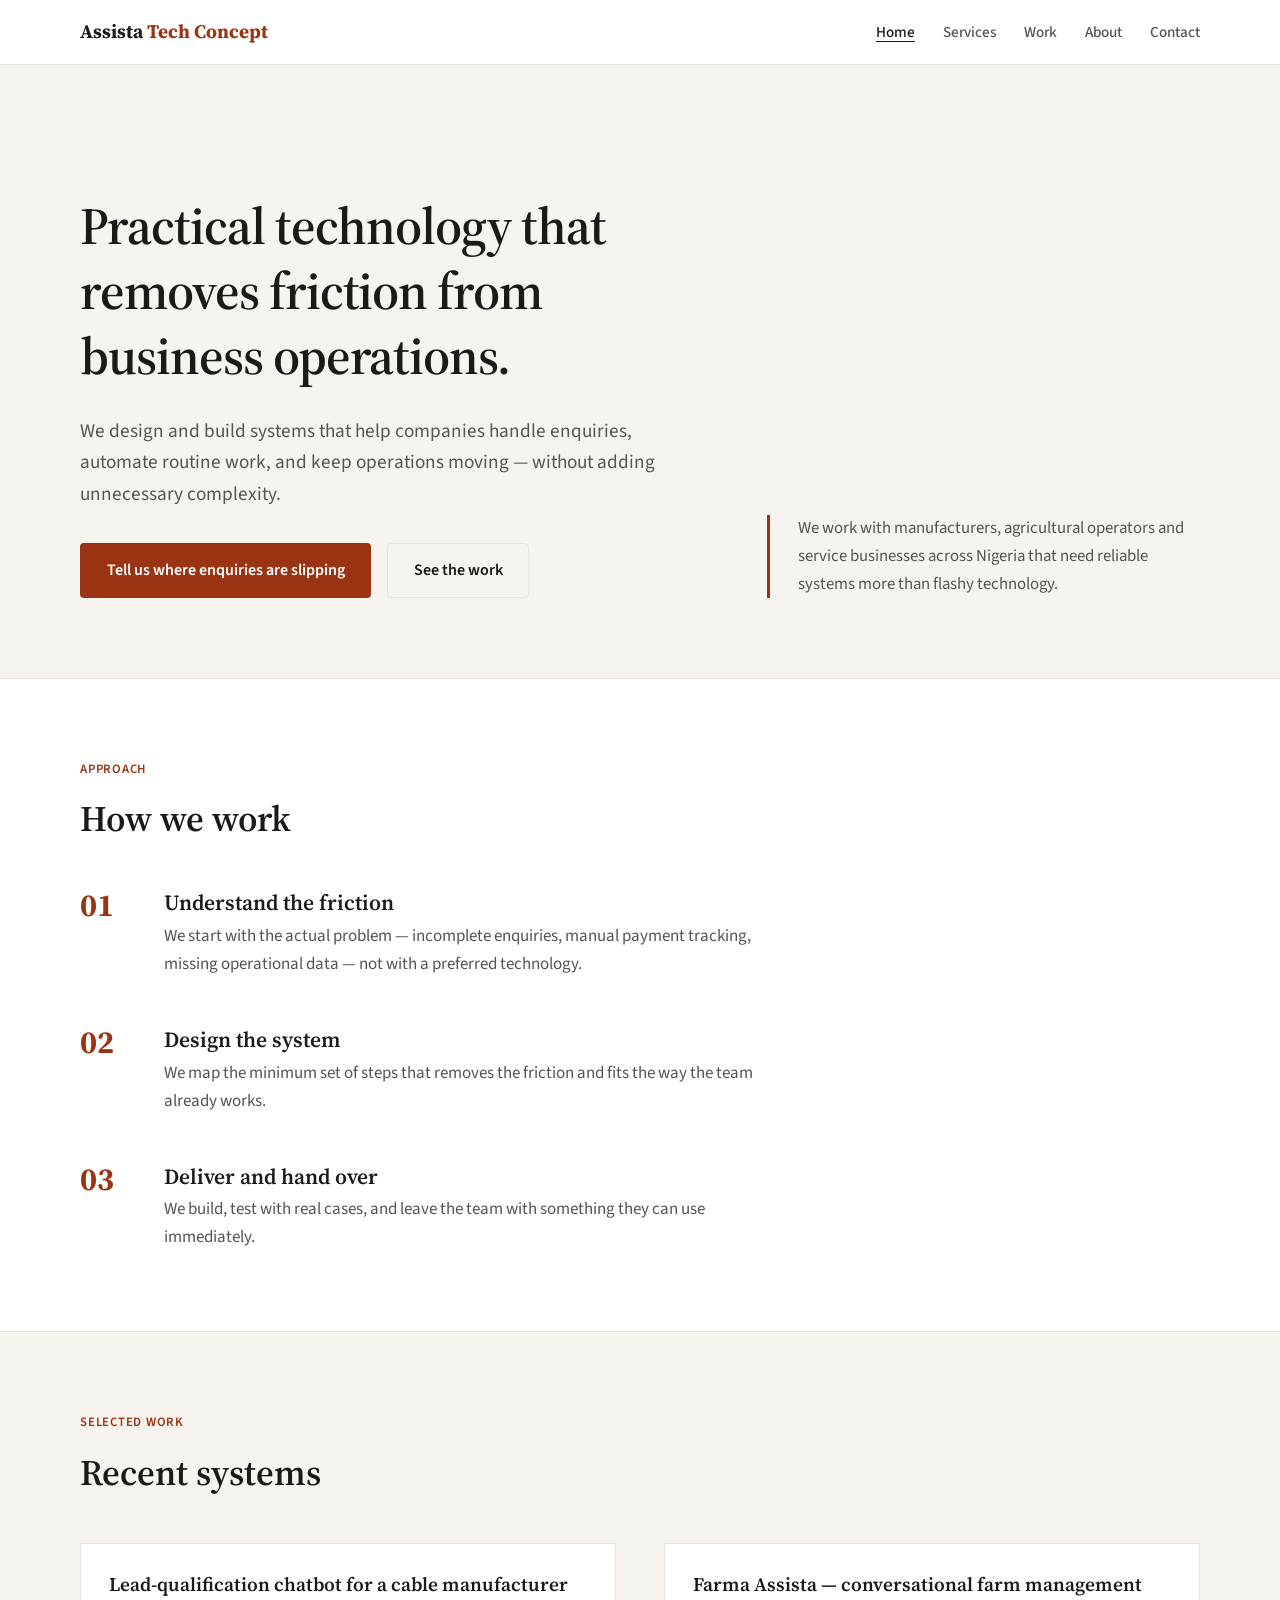
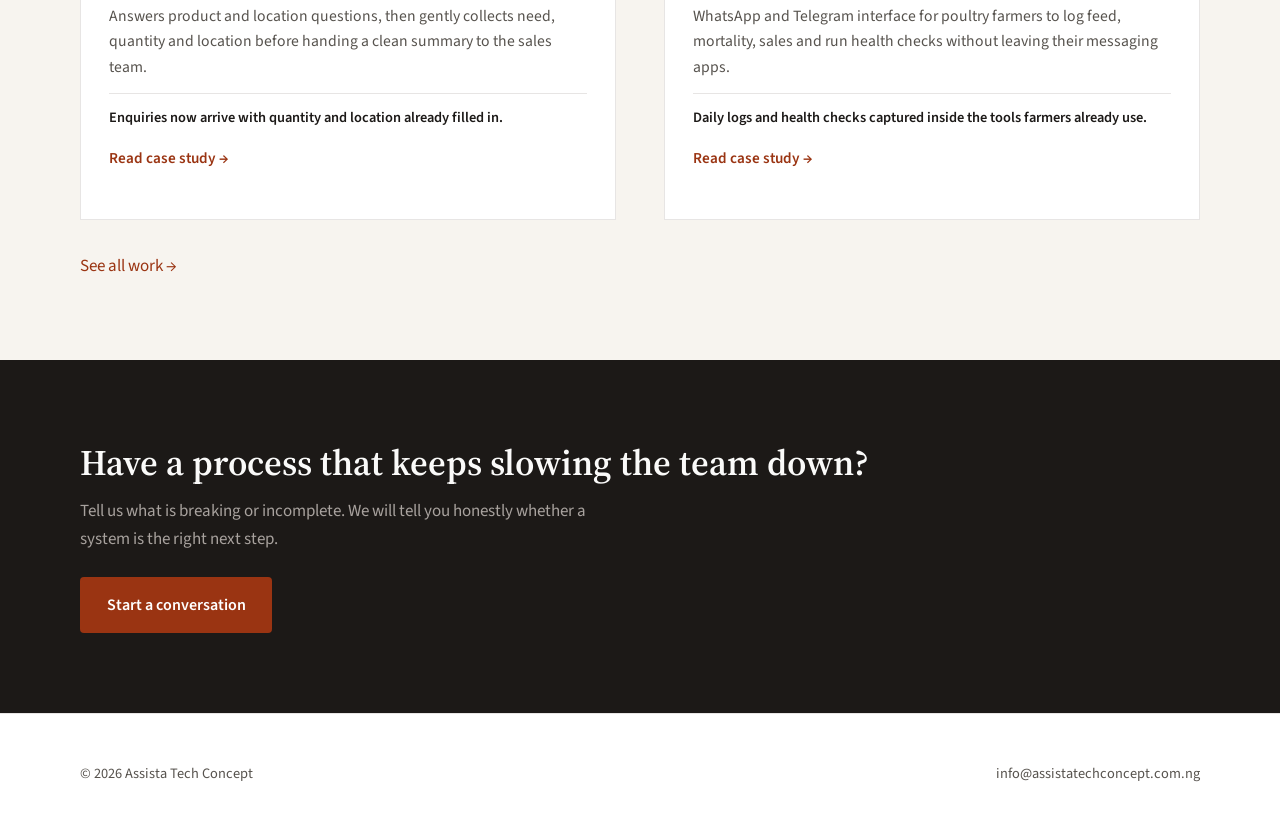
<file: index.html>
<!DOCTYPE html>
<html lang="en">
<head>
  <meta charset="UTF-8" />
  <meta name="viewport" content="width=device-width, initial-scale=1.0" />
  <meta name="theme-color" content="#f7f4ef" />
  <title>Assista Tech Concept — Practical technology for business operations</title>
  <meta name="description" content="Assista Tech Concept builds practical systems that remove friction from business operations — conversational tools, process automation, and custom operational software." />

  <meta property="og:title" content="Assista Tech Concept — Practical technology for business operations" />
  <meta property="og:description" content="We design and build systems that help companies handle enquiries, automate routine work, and keep operations moving." />
  <meta property="og:type" content="website" />
  <meta property="og:url" content="https://assistatechconcept.com.ng" />
  <meta property="og:site_name" content="Assista Tech Concept" />
  <meta property="og:image" content="https://assistatechconcept.com.ng/og-image.jpg" />

  <link rel="icon" href="favicon.ico" sizes="any" />
  <link rel="icon" href="favicon.svg" type="image/svg+xml" />

  <link rel="preconnect" href="https://fonts.googleapis.com" />
  <link rel="preconnect" href="https://fonts.gstatic.com" crossorigin />
  <link href="https://fonts.googleapis.com/css2?family=Source+Serif+4:opsz,wght@8..60,600;8..60,700&family=Source+Sans+3:wght@400;500;600&display=swap" rel="stylesheet" />
  <link rel="stylesheet" href="styles.css" />

  <style>
    /* Home page only. Shared styles live in styles.css. */
    main > section { padding: var(--space-xl) 0; }

    /* The home page runs slightly larger than inner pages */
    h1 { font-size: clamp(2.25rem, 5vw, 3.25rem); }
    h2 { font-size: clamp(1.75rem, 3.5vw, 2.25rem); margin-bottom: var(--space-md); }
    .lead { font-size: 1.2rem; }

    /* Hero */
    .hero { padding: var(--space-2xl) 0 var(--space-xl); }

    .hero-grid {
      display: grid;
      grid-template-columns: 1.4fr 1fr;
      gap: var(--space-xl);
      align-items: end;
    }

    .hero-actions {
      margin-top: 2rem;
      display: flex;
      gap: 1rem;
      flex-wrap: wrap;
    }

    .hero-aside {
      border-left: 3px solid var(--accent);
      padding-left: var(--space-md);
      color: var(--text-muted);
      font-size: 1.05rem;
    }

    /* How we work */
    .how-we-work {
      background: var(--surface);
      border-top: 1px solid var(--border);
      border-bottom: 1px solid var(--border);
    }

    .steps {
      display: grid;
      gap: var(--space-lg);
      margin-top: var(--space-lg);
    }

    .step {
      display: grid;
      grid-template-columns: 3.5rem 1fr;
      gap: var(--space-md);
      align-items: start;
    }

    .step-number {
      font-family: "Source Serif 4", Georgia, serif;
      font-size: 2rem;
      font-weight: 700;
      color: var(--accent);
      line-height: 1;
    }

    .step h3 { font-size: 1.35rem; margin-bottom: 0.35rem; }
    .step p { color: var(--text-muted); margin: 0; }

    /* Selected work */
    .work-teaser {
      display: grid;
      grid-template-columns: 1fr 1fr;
      gap: var(--space-lg);
      margin-top: var(--space-lg);
    }

    .work-item {
      background: var(--surface);
      border: 1px solid var(--border);
      padding: var(--space-md) var(--space-md) var(--space-lg);
      display: flex;
      flex-direction: column;
    }

    .work-item h3 { font-size: 1.2rem; }

    .work-item p {
      color: var(--text-muted);
      font-size: 0.98rem;
      margin-bottom: 0.75rem;
    }

    /* Description takes the spare height so the outcome lines align across cards */
    .work-item p:not(.outcome) { flex-grow: 1; }

    .work-item .outcome {
      font-size: 0.9rem;
      font-weight: 600;
      color: var(--text);
      margin-bottom: 1rem;
      padding-top: 0.75rem;
      border-top: 1px solid var(--border);
    }

    .work-item a { font-weight: 600; font-size: 0.95rem; }

    .see-all { margin-top: 2rem; }

    @media (max-width: 800px) {
      .hero-grid,
      .work-teaser { grid-template-columns: 1fr; }

      .hero { padding: var(--space-xl) 0 var(--space-lg); }
    }
  </style>
</head>
<body>

  <header>
    <div class="container nav">
      <a href="index.html" class="logo">Assista <span>Tech Concept</span></a>
      <button class="nav-toggle" aria-expanded="false" aria-controls="nav-menu" id="nav-toggle">Menu</button>
      <nav aria-label="Main">
        <ul class="nav-links" id="nav-menu">
          <li><a href="index.html" aria-current="page">Home</a></li>
          <li><a href="services.html">Services</a></li>
          <li><a href="work.html">Work</a></li>
          <li><a href="about.html">About</a></li>
          <li><a href="contact.html">Contact</a></li>
        </ul>
      </nav>
    </div>
  </header>

  <main>
    <section class="hero">
      <div class="container hero-grid">
        <div>
          <h1>Practical technology that removes friction from business operations.</h1>
          <p class="lead">We design and build systems that help companies handle enquiries, automate routine work, and keep operations moving — without adding unnecessary complexity.</p>
          <div class="hero-actions">
            <a href="contact.html" class="btn">Tell us where enquiries are slipping</a>
            <a href="work.html" class="btn btn-secondary">See the work</a>
          </div>
        </div>
        <div class="hero-aside">
          <p>We work with manufacturers, agricultural operators and service businesses across Nigeria that need reliable systems more than flashy technology.</p>
        </div>
      </div>
    </section>

    <section class="how-we-work">
      <div class="container">
        <p class="section-label">Approach</p>
        <h2>How we work</h2>
        <div class="steps">
          <div class="step">
            <div class="step-number" aria-hidden="true">01</div>
            <div>
              <h3>Understand the friction</h3>
              <p>We start with the actual problem — incomplete enquiries, manual payment tracking, missing operational data — not with a preferred technology.</p>
            </div>
          </div>
          <div class="step">
            <div class="step-number" aria-hidden="true">02</div>
            <div>
              <h3>Design the system</h3>
              <p>We map the minimum set of steps that removes the friction and fits the way the team already works.</p>
            </div>
          </div>
          <div class="step">
            <div class="step-number" aria-hidden="true">03</div>
            <div>
              <h3>Deliver and hand over</h3>
              <p>We build, test with real cases, and leave the team with something they can use immediately.</p>
            </div>
          </div>
        </div>
      </div>
    </section>

    <section>
      <div class="container">
        <p class="section-label">Selected work</p>
        <h2>Recent systems</h2>
        <div class="work-teaser">
          <article class="work-item">
            <h3>Lead-qualification chatbot for a cable manufacturer</h3>
            <p>Answers product and location questions, then gently collects need, quantity and location before handing a clean summary to the sales team.</p>
            <p class="outcome">Enquiries now arrive with quantity and location already filled in.</p>
            <a href="work-cable.html" aria-label="Read case study: lead-qualification chatbot for a cable manufacturer">Read case study →</a>
          </article>
          <article class="work-item">
            <h3>Farma Assista — conversational farm management</h3>
            <p>WhatsApp and Telegram interface for poultry farmers to log feed, mortality, sales and run health checks without leaving their messaging apps.</p>
            <p class="outcome">Daily logs and health checks captured inside the tools farmers already use.</p>
            <a href="work-farma.html" aria-label="Read case study: Farma Assista">Read case study →</a>
          </article>
        </div>
        <p class="see-all"><a href="work.html">See all work →</a></p>
      </div>
    </section>

    <section class="cta-band">
      <div class="container">
        <h2>Have a process that keeps slowing the team down?</h2>
        <p>Tell us what is breaking or incomplete. We will tell you honestly whether a system is the right next step.</p>
        <a href="contact.html" class="btn">Start a conversation</a>
      </div>
    </section>
  </main>

  <footer>
    <div class="container footer-inner">
      <div>© 2026 Assista Tech Concept</div>
      <div>
        <a href="mailto:info@assistatechconcept.com.ng">info@assistatechconcept.com.ng</a>
      </div>
    </div>
  </footer>

  <script src="main.js"></script>
</body>
</html>
</file>
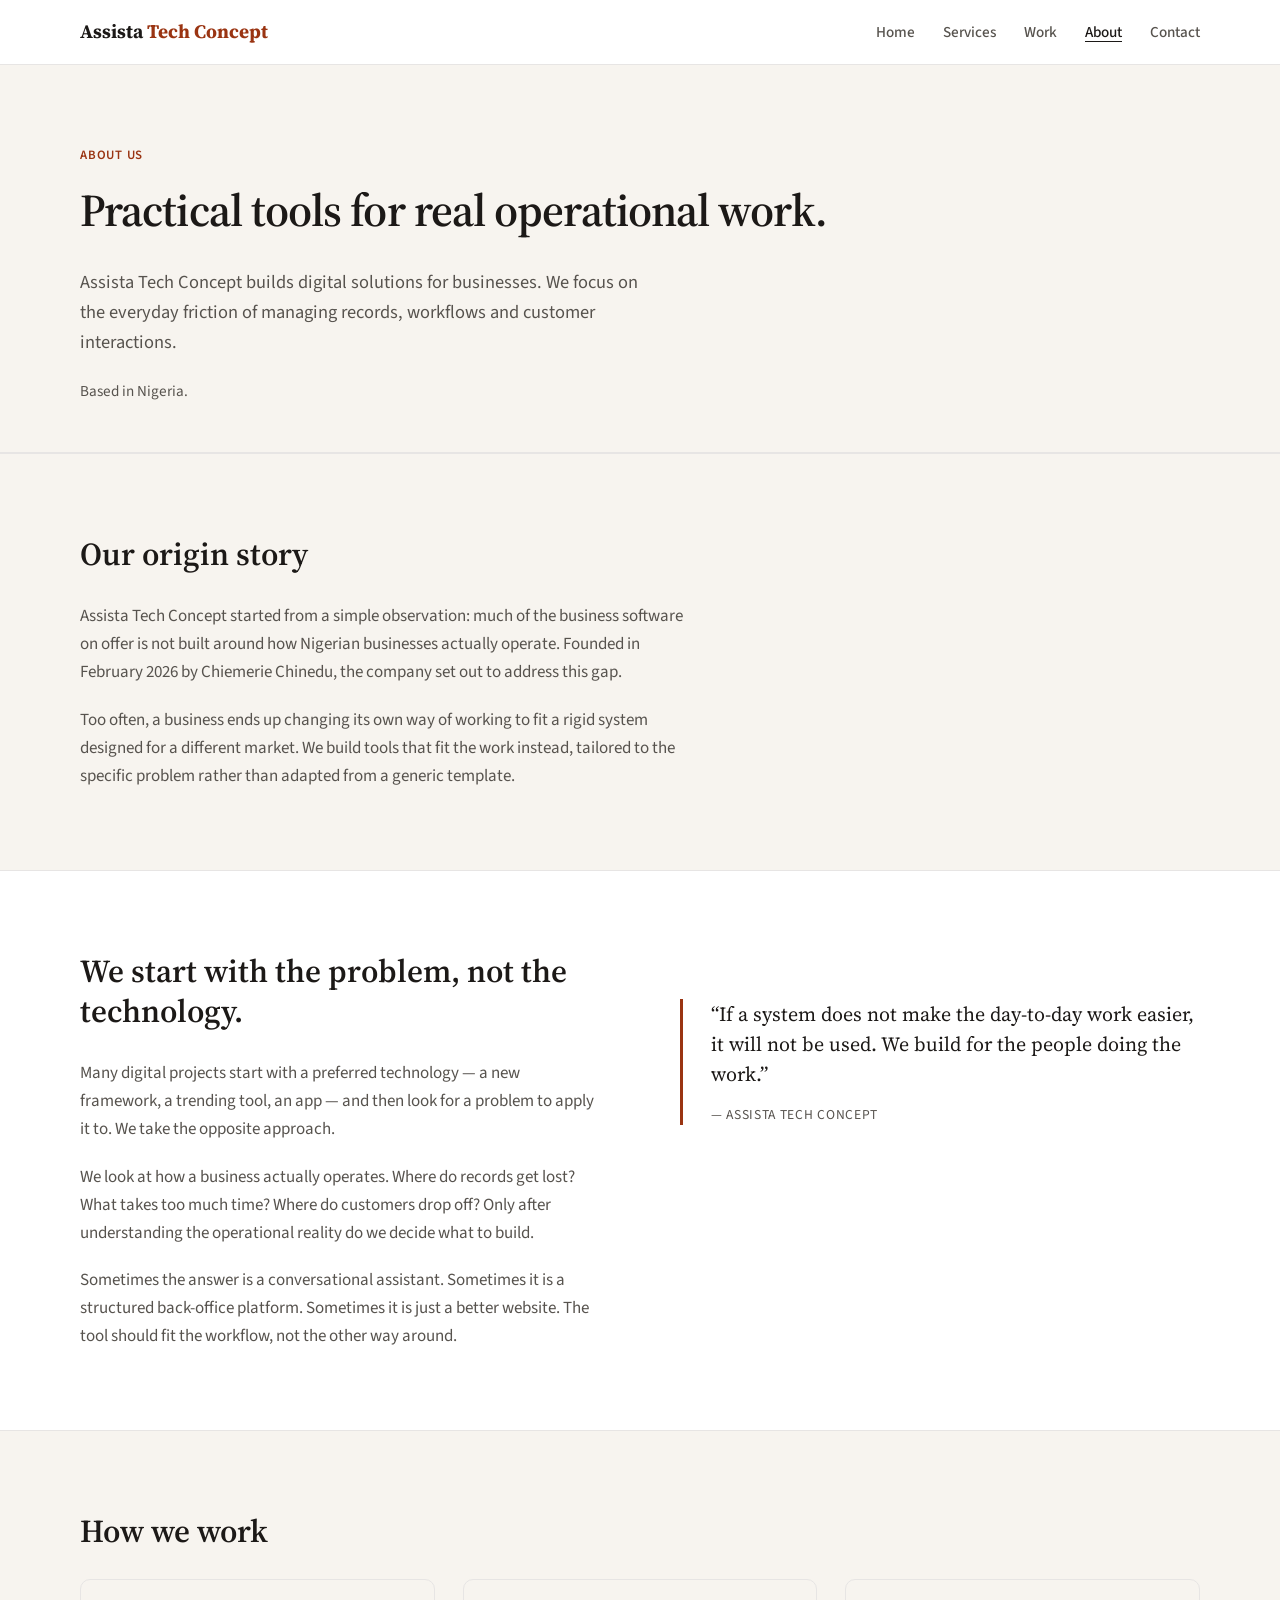
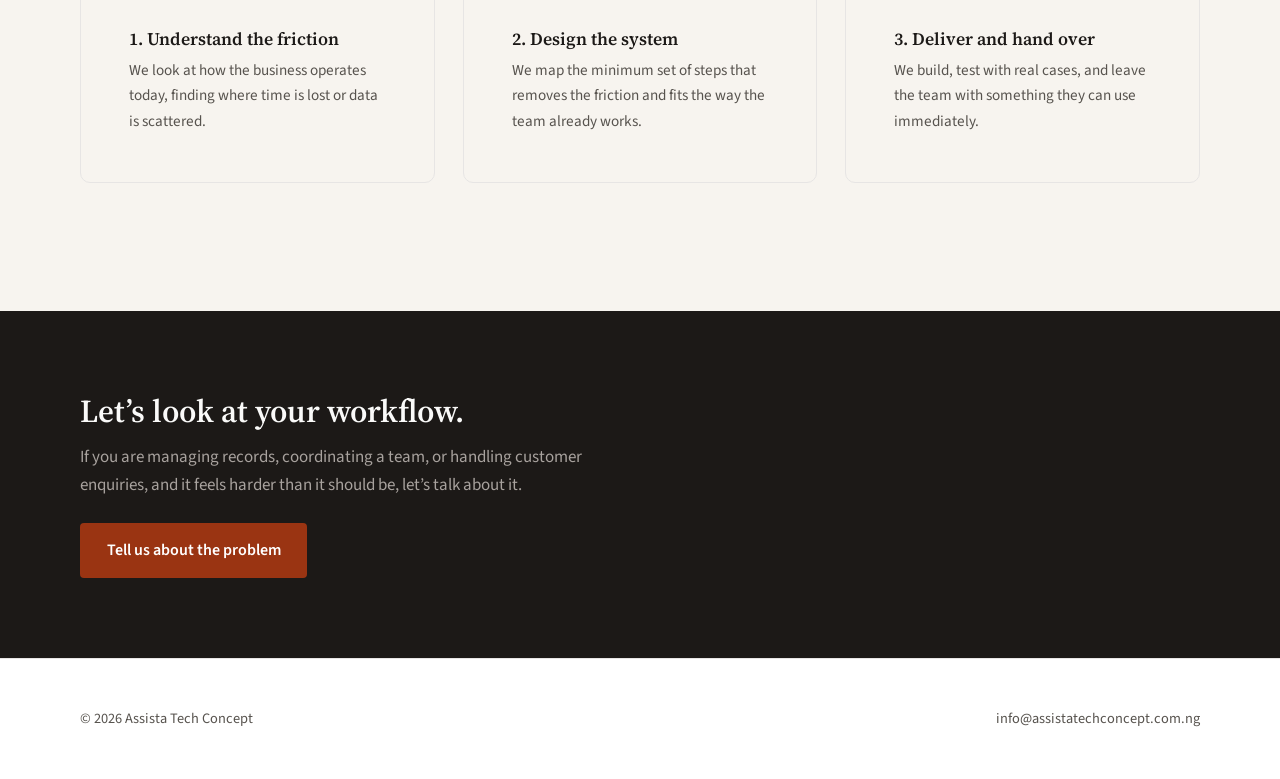
<file: about.html>
<!DOCTYPE html>
<html lang="en">
<head>
  <meta charset="UTF-8" />
  <meta name="viewport" content="width=device-width, initial-scale=1.0" />
  <meta name="theme-color" content="#f7f4ef" />

  <title>About — Assista Tech Concept</title>
  <meta name="description" content="Assista Tech Concept builds tailored digital solutions for Nigerian businesses, focusing on unique operational needs rather than one-size-fits-all software." />

  <meta property="og:title" content="About — Assista Tech Concept" />
  <meta property="og:description" content="We build practical, tailored digital tools that fit the unique realities of how your business actually operates." />
  <meta property="og:type" content="website" />
  <meta property="og:url" content="https://assistatechconcept.com.ng/about.html" />
  <meta property="og:site_name" content="Assista Tech Concept" />
  <meta property="og:image" content="https://assistatechconcept.com.ng/og-image.jpg" />

  <link rel="icon" href="favicon.ico" sizes="any" />
  <link rel="icon" href="favicon.svg" type="image/svg+xml" />

  <link rel="preconnect" href="https://fonts.googleapis.com" />
  <link rel="preconnect" href="https://fonts.gstatic.com" crossorigin />
  <link href="https://fonts.googleapis.com/css2?family=Source+Serif+4:opsz,wght@8..60,600;8..60,700&family=Source+Sans+3:wght@400;500;600&display=swap" rel="stylesheet" />
  
  <link rel="stylesheet" href="styles.css" />

  <style>
    .page-intro {
      padding: var(--space-xl) 0 var(--space-lg);
      border-bottom: 1px solid var(--border);
    }

    .location-note {
      margin-top: 1rem;
      font-size: 0.95rem;
      color: var(--text-muted);
    }

    .section {
      padding: var(--space-xl) 0;
      border-top: 1px solid var(--border);
    }

    .section.alt {
      background: var(--surface);
    }

    .section h2 {
      margin-bottom: var(--space-md);
    }

    .section p {
      color: var(--text-muted);
    }

    .two-col {
      display: grid;
      grid-template-columns: 1fr 1fr;
      gap: var(--space-xl);
      align-items: start;
    }

    .principles-grid {
      display: grid;
      grid-template-columns: repeat(3, 1fr);
      gap: var(--space-md);
      margin-top: var(--space-md);
    }

    .principle-card {
      padding: var(--space-lg);
      background: var(--bg);
      border: 1px solid var(--border);
      border-radius: 10px;
    }

    .principle-card h3 {
      font-size: 1.1rem;
      margin-bottom: 0.5rem;
      color: var(--text);
    }

    .principle-card p {
      margin: 0;
      font-size: 0.95rem;
    }

    .quote-block {
      border-left: 3px solid var(--accent);
      padding-left: var(--space-md);
      margin: var(--space-lg) 0;
      font-family: "Source Serif 4", Georgia, serif;
      font-size: 1.25rem;
      line-height: 1.5;
      color: var(--text);
    }

    .quote-attribution {
      display: block;
      margin-top: var(--space-sm);
      font-family: "Source Sans 3", system-ui, sans-serif;
      font-size: 0.85rem;
      color: var(--text-muted);
      font-style: normal;
      text-transform: uppercase;
      letter-spacing: 0.05em;
    }

    .cta-band {
      margin-top: var(--space-lg);
    }

    @media (max-width: 800px) {
      .two-col {
        grid-template-columns: 1fr;
        gap: var(--space-lg);
      }

      .principles-grid {
        grid-template-columns: 1fr;
      }

      .page-intro {
        padding: var(--space-lg) 0;
      }
    }
  </style>
</head>

<body>

  <header>
    <div class="container nav">
      <a href="index.html" class="logo">Assista <span>Tech Concept</span></a>
      <button class="nav-toggle" aria-expanded="false" aria-controls="nav-menu" id="nav-toggle">Menu</button>

      <nav aria-label="Main">
        <ul class="nav-links" id="nav-menu">
          <li><a href="index.html">Home</a></li>
          <li><a href="services.html">Services</a></li>
          <li><a href="work.html">Work</a></li>
          <li><a href="about.html" aria-current="page">About</a></li>
          <li><a href="contact.html">Contact</a></li>
        </ul>
      </nav>
    </div>
  </header>

  <main>
    <section class="page-intro">
      <div class="container">
        <p class="section-label">About us</p>
        <h1>Practical tools for real operational work.</h1>
        <p class="lead">
          Assista Tech Concept builds digital solutions for businesses. We focus 
          on the everyday friction of managing records, workflows and customer 
          interactions.
        </p>
        <p class="location-note">
          Based in Nigeria.
        </p>
      </div>
    </section>

    <!-- Origin Story -->
    <section class="section">
      <div class="container">
        <h2>Our origin story</h2>
        <p>
          Assista Tech Concept started from a simple observation: much of the business 
          software on offer is not built around how Nigerian businesses actually operate. 
          Founded in February 2026 by Chiemerie Chinedu, the company set out to address 
          this gap.
        </p>
        <p>
          Too often, a business ends up changing its own way of working to fit a rigid 
          system designed for a different market. We build tools that fit the work 
          instead, tailored to the specific problem rather than adapted from a generic 
          template.
        </p>
      </div>
    </section>

    <section class="section alt">
      <div class="container two-col">
        <div>
          <h2>We start with the problem, not the technology.</h2>
          <p>
            Many digital projects start with a preferred technology — a new framework, 
            a trending tool, an app — and then look for a problem to apply it to. We take 
            the opposite approach.
          </p>
          <p>
            We look at how a business actually operates. Where do records get lost? 
            What takes too much time? Where do customers drop off? Only after 
            understanding the operational reality do we decide what to build.
          </p>
          <p>
            Sometimes the answer is a conversational assistant. Sometimes it is a 
            structured back-office platform. Sometimes it is just a better website. 
            The tool should fit the workflow, not the other way around.
          </p>
        </div>
        <div>
          <div class="quote-block">
            “If a system does not make the day-to-day work easier, it will not be used. 
            We build for the people doing the work.”
            <span class="quote-attribution">— Assista Tech Concept</span>
          </div>
        </div>
      </div>
    </section>

    <section class="section">
      <div class="container">
        <h2>How we work</h2>
        <div class="principles-grid">
          <div class="principle-card">
            <h3>1. Understand the friction</h3>
            <p>We look at how the business operates today, finding where time is lost or data is scattered.</p>
          </div>
          <div class="principle-card">
            <h3>2. Design the system</h3>
            <p>We map the minimum set of steps that removes the friction and fits the way the team already works.</p>
          </div>
          <div class="principle-card">
            <h3>3. Deliver and hand over</h3>
            <p>We build, test with real cases, and leave the team with something they can use immediately.</p>
          </div>
        </div>
      </div>
    </section>

    <section class="cta-band">
      <div class="container">
        <h2>Let’s look at your workflow.</h2>
        <p>
          If you are managing records, coordinating a team, or handling customer 
          enquiries, and it feels harder than it should be, let’s talk about it. 
        </p>
        <a href="contact.html" class="btn">Tell us about the problem</a>
      </div>
    </section>
  </main>

  <footer>
    <div class="container footer-inner">
      <div>© 2026 Assista Tech Concept</div>
      <div>
        <a href="mailto:info@assistatechconcept.com.ng">info@assistatechconcept.com.ng</a>
      </div>
    </div>
  </footer>

  <script src="main.js"></script>
</body>
</html>
</file>
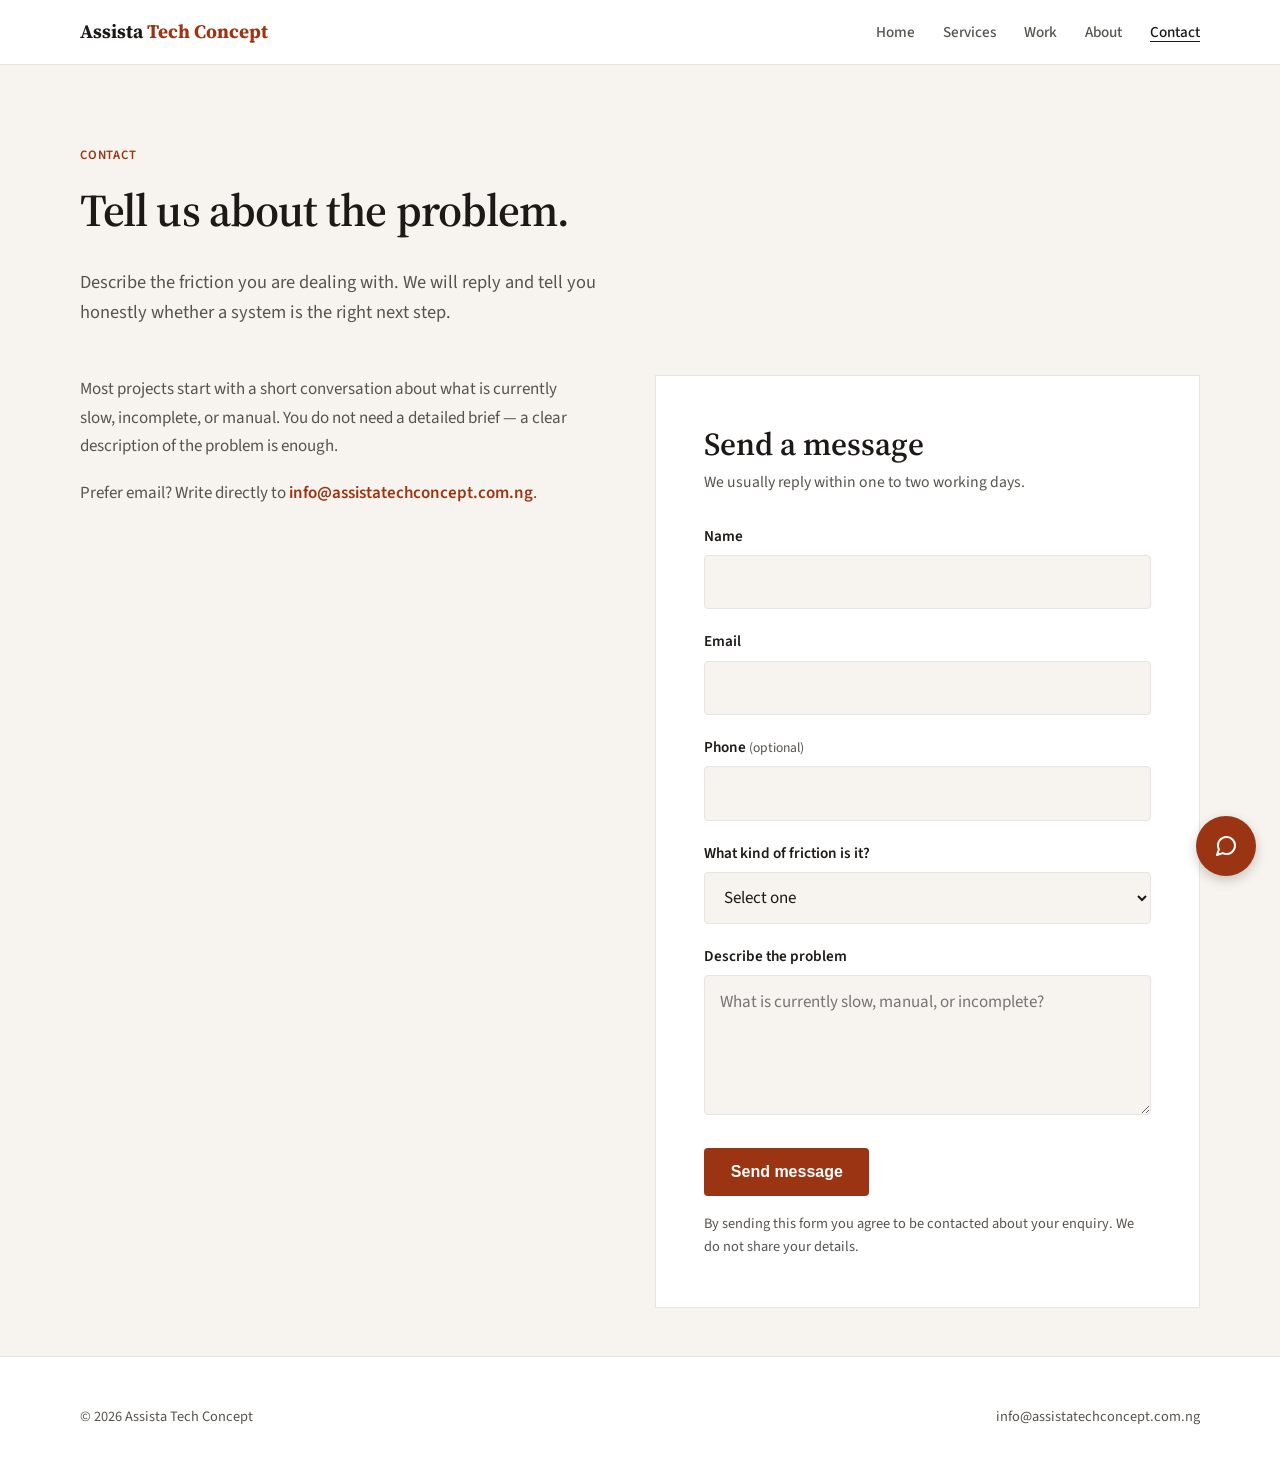
<file: contact.html>
<!DOCTYPE html>
<html lang="en">
<head>
  <meta charset="UTF-8" />
  <meta name="viewport" content="width=device-width, initial-scale=1.0, interactive-widget=resizes-content" />  
  <meta name="theme-color" content="#f7f4ef" />
  <title>Contact — Assista Tech Concept</title>
  <meta name="description" content="Tell Assista Tech Concept about the operational friction you are dealing with. We will reply and tell you honestly whether a system is the right next step." />

  <meta property="og:title" content="Contact — Assista Tech Concept" />
  <meta property="og:description" content="Describe the problem. We will tell you whether a system is the right next step." />
  <meta property="og:type" content="website" />
  <meta property="og:url" content="https://assistatechconcept.com.ng/contact.html" />
  <meta property="og:site_name" content="Assista Tech Concept" />
  <meta property="og:image" content="https://assistatechconcept.com.ng/og-image.jpg" />

  <link rel="icon" href="favicon.ico" sizes="any" />
  <link rel="icon" href="favicon.svg" type="image/svg+xml" />

  <link rel="preconnect" href="https://fonts.googleapis.com" />
  <link rel="preconnect" href="https://fonts.gstatic.com" crossorigin />
  <link href="https://fonts.googleapis.com/css2?family=Source+Serif+4:opsz,wght@8..60,600;8..60,700&family=Source+Sans+3:wght@400;500;600&display=swap" rel="stylesheet" />
  <link rel="stylesheet" href="styles.css" />

  <style>
    .page-intro {
      padding: var(--space-xl) 0 var(--space-lg);
    }

    .contact-layout {
      display: grid;
      grid-template-columns: 1fr 1.1fr;
      gap: var(--space-xl);
      align-items: start;
      padding-bottom: var(--space-lg);
    }

    .contact-aside p {
      color: var(--text-muted);
    }

    .contact-aside a {
      font-weight: 600;
    }

    .form-card {
      background: var(--surface);
      border: 1px solid var(--border);
      padding: var(--space-lg);
    }

    .form-card h2 {
      margin-bottom: 0.35rem;
    }

    .form-card .form-intro {
      color: var(--text-muted);
      font-size: 0.98rem;
      margin-bottom: var(--space-md);
      max-width: none;
    }

    .form-group {
      margin-bottom: 1.25rem;
    }

    .form-group label {
      display: block;
      font-weight: 600;
      font-size: 0.95rem;
      margin-bottom: 0.4rem;
      color: var(--text);
    }

    .form-group label .hint {
      display: inline;
      font-weight: 400;
      font-size: 0.85rem;
      color: var(--text-muted);
    }

    .form-group input,
    .form-group textarea,
    .form-group select {
      width: 100%;
      padding: 0.75rem 0.9rem;
      font: inherit;
      color: var(--text);
      background: var(--bg);
      border: 1.5px solid var(--border);
      border-radius: 4px;
    }

    .form-group input:focus-visible,
    .form-group textarea:focus-visible,
    .form-group select:focus-visible {
      outline: 2px solid var(--accent);
      outline-offset: 2px;
      border-color: var(--accent);
    }

    .form-group textarea {
      min-height: 140px;
      resize: vertical;
    }

    /* Honeypot — hidden from real users */
    .hp {
      position: absolute;
      left: -9999px;
      opacity: 0;
      height: 0;
      width: 0;
      overflow: hidden;
    }

    .form-actions {
      margin-top: 1.5rem;
    }

    .form-note {
      margin-top: 1rem;
      font-size: 0.9rem;
      color: var(--text-muted);
      max-width: none;
    }

    /* Thank-you state */
    .form-success {
      display: none;
      padding: 1.5rem;
      background: var(--bg);
      border-left: 3px solid var(--accent);
    }

    .form-success.is-visible {
      display: block;
    }

    .form-success h2 {
      margin-bottom: 0.5rem;
    }

    .form-success p {
      color: var(--text-muted);
      max-width: none;
    }

    .form-card.is-sent .form-fields {
      display: none;
    }

    @media (max-width: 800px) {
      .contact-layout {
        grid-template-columns: 1fr;
        gap: var(--space-lg);
      }
      .page-intro {
        padding: var(--space-lg) 0;
      }
    }
  </style>
</head>
<body>

  <header>
    <div class="container nav">
      <a href="index.html" class="logo">Assista <span>Tech Concept</span></a>
      <button class="nav-toggle" aria-expanded="false" aria-controls="nav-menu" id="nav-toggle">Menu</button>
      <nav aria-label="Main">
        <ul class="nav-links" id="nav-menu">
          <li><a href="index.html">Home</a></li>
          <li><a href="services.html">Services</a></li>
          <li><a href="work.html">Work</a></li>
          <li><a href="about.html">About</a></li>
          <li><a href="contact.html" aria-current="page">Contact</a></li>
        </ul>
      </nav>
    </div>
  </header>

  <main>
    <section class="page-intro">
      <div class="container">
        <p class="section-label">Contact</p>
        <h1>Tell us about the problem.</h1>
        <p class="lead">Describe the friction you are dealing with. We will reply and tell you honestly whether a system is the right next step.</p>
      </div>
    </section>

    <section>
      <div class="container contact-layout">
        <div class="contact-aside">
          <p>Most projects start with a short conversation about what is currently slow, incomplete, or manual. You do not need a detailed brief — a clear description of the problem is enough.</p>
          <p>Prefer email? Write directly to <a href="mailto:info@assistatechconcept.com.ng">info@assistatechconcept.com.ng</a>.</p>
        </div>

        <div class="form-card" id="form-card">
          <!-- Thank-you state (shown after successful submit) -->
          <div class="form-success" id="form-success" hidden>
            <h2>Message received</h2>
            <p>Thank you. We will reply within one to two working days.</p>
          </div>

          <div class="form-fields" id="form-fields">
            <h2>Send a message</h2>
            <p class="form-intro">We usually reply within one to two working days.</p>

            <form id="contact-form" action="https://formspree.io/f/mjywywqw" method="POST">
              <div class="form-group">
                <label for="name">Name</label>
                <input type="text" id="name" name="name" required autocomplete="name" />
              </div>

              <div class="form-group">
                <label for="email">Email</label>
                <input type="email" id="email" name="email" required autocomplete="email" />
              </div>

              <div class="form-group">
                <label for="phone">Phone <span class="hint">(optional)</span></label>
                <input type="tel" id="phone" name="phone" autocomplete="tel" />
              </div>

              <div class="form-group">
                <label for="type">What kind of friction is it?</label>
                <select id="type" name="type">
                  <option value="">Select one</option>
                  <option value="enquiries">Incomplete or slow enquiries</option>
                  <option value="payments">Payment or contribution tracking</option>
                  <option value="operations">Daily operational logging / records</option>
                  <option value="other">Something else</option>
                </select>
              </div>

              <div class="form-group">
                <label for="message">Describe the problem</label>
                <textarea id="message" name="message" required placeholder="What is currently slow, manual, or incomplete?"></textarea>
              </div>

              <!-- Honeypot -->
              <div class="hp" aria-hidden="true">
                <label for="company">Company</label>
                <input type="text" id="company" name="_gotcha" tabindex="-1" autocomplete="off" />
              </div>

              <input type="hidden" name="_subject" value="New enquiry from Assista Tech Concept site" />

              <div class="form-actions">
                <button type="submit" class="btn">Send message</button>
              </div>

              <p class="form-note">By sending this form you agree to be contacted about your enquiry. We do not share your details.</p>
            </form>
          </div>
        </div>
      </div>
    </section>
  </main>

  <footer>
    <div class="container footer-inner">
      <div>© 2026 Assista Tech Concept</div>
      <div>
        <a href="mailto:info@assistatechconcept.com.ng">info@assistatechconcept.com.ng</a>
      </div>
    </div>
  </footer>

  <!-- Chatbot Launcher Button -->
  <button id="assista-launcher" class="assista-launcher" aria-label="Open chat with Assista" aria-expanded="false" aria-controls="assista-chat">
    <svg width="24" height="24" viewBox="0 0 24 24" fill="none" stroke="currentColor" stroke-width="2" stroke-linecap="round" stroke-linejoin="round" aria-hidden="true">
      <path d="M21 11.5a8.38 8.38 0 0 1-.9 3.8 8.5 8.5 0 0 1-7.6 4.7 8.38 8.38 0 0 1-3.8-.9L3 21l1.9-5.7a8.38 8.38 0 0 1-.9-3.8 8.5 8.5 0 0 1 4.7-7.6 8.38 8.38 0 0 1 3.8-.9h.5a8.48 8.48 0 0 1 8 8v.5z"></path>
    </svg>
  </button>

  <!-- Chatbot Container -->
  <div class="assista-chat-wrapper" id="assista-chat">
    <div class="assista-chat-header">
      <div class="assista-avatar" aria-hidden="true">A</div>
      <div class="assista-header-text">
        <span class="assista-header-title">Assista</span>
        <span class="assista-header-subtitle">Replies within 1–2 working days</span>
      </div>
      <button id="assista-close" class="assista-close-btn" aria-label="Close chat">
        <svg width="20" height="20" viewBox="0 0 24 24" fill="none" stroke="currentColor" stroke-width="2" stroke-linecap="round" stroke-linejoin="round" aria-hidden="true">
          <line x1="18" y1="6" x2="6" y2="18"></line>
          <line x1="6" y1="6" x2="18" y2="18"></line>
        </svg>
      </button>
    </div>
    
    <div id="assista-chat-body" class="assista-chat-body" role="log" aria-live="polite" aria-label="Chat with Assista">
      <!-- Messages injected via JS -->
    </div>

    <div id="assista-input-area" class="assista-input-area is-hidden">
      <input type="text" id="assista-text-input" placeholder="Type your answer..." aria-label="Type your answer" autocomplete="off">
      <button type="button" id="assista-send-btn" class="assista-send-btn">Send</button>
    </div>
  </div>

  <script src="main.js"></script>
  <script src="chatbot.js" defer></script>
  
  <script>
    // Show thank-you state after Formspree redirect (?submitted=1)
    // or after successful fetch submit.
    (function () {
      const params = new URLSearchParams(window.location.search);
      const card = document.getElementById('form-card');
      const success = document.getElementById('form-success');
      const fields = document.getElementById('form-fields');

      if (params.get('submitted') === '1') {
        card.classList.add('is-sent');
        success.hidden = false;
        success.classList.add('is-visible');
        fields.style.display = 'none';
        return;
      }

      const form = document.getElementById('contact-form');
      if (!form) return;

      form.addEventListener('submit', async function (e) {
        // If the Formspree ID is still the placeholder, fall back to normal submit
        if (form.action.includes('YOUR_FORM_ID')) return;

        e.preventDefault();
        const btn = form.querySelector('button[type="submit"]');
        btn.disabled = true;
        btn.textContent = 'Sending…';

        try {
          const res = await fetch(form.action, {
            method: 'POST',
            body: new FormData(form),
            headers: { 'Accept': 'application/json' }
          });

          if (res.ok) {
            card.classList.add('is-sent');
            success.hidden = false;
            success.classList.add('is-visible');
            fields.style.display = 'none';
          } else {
            btn.disabled = false;
            btn.textContent = 'Send message';
            alert('Something went wrong. Please email info@assistatechconcept.com.ng directly.');
          }
        } catch (err) {
          btn.disabled = false;
          btn.textContent = 'Send message';
          alert('Something went wrong. Please email info@assistatechconcept.com.ng directly.');
        }
      });
    })();
  </script>
</body>
</html>
</file>
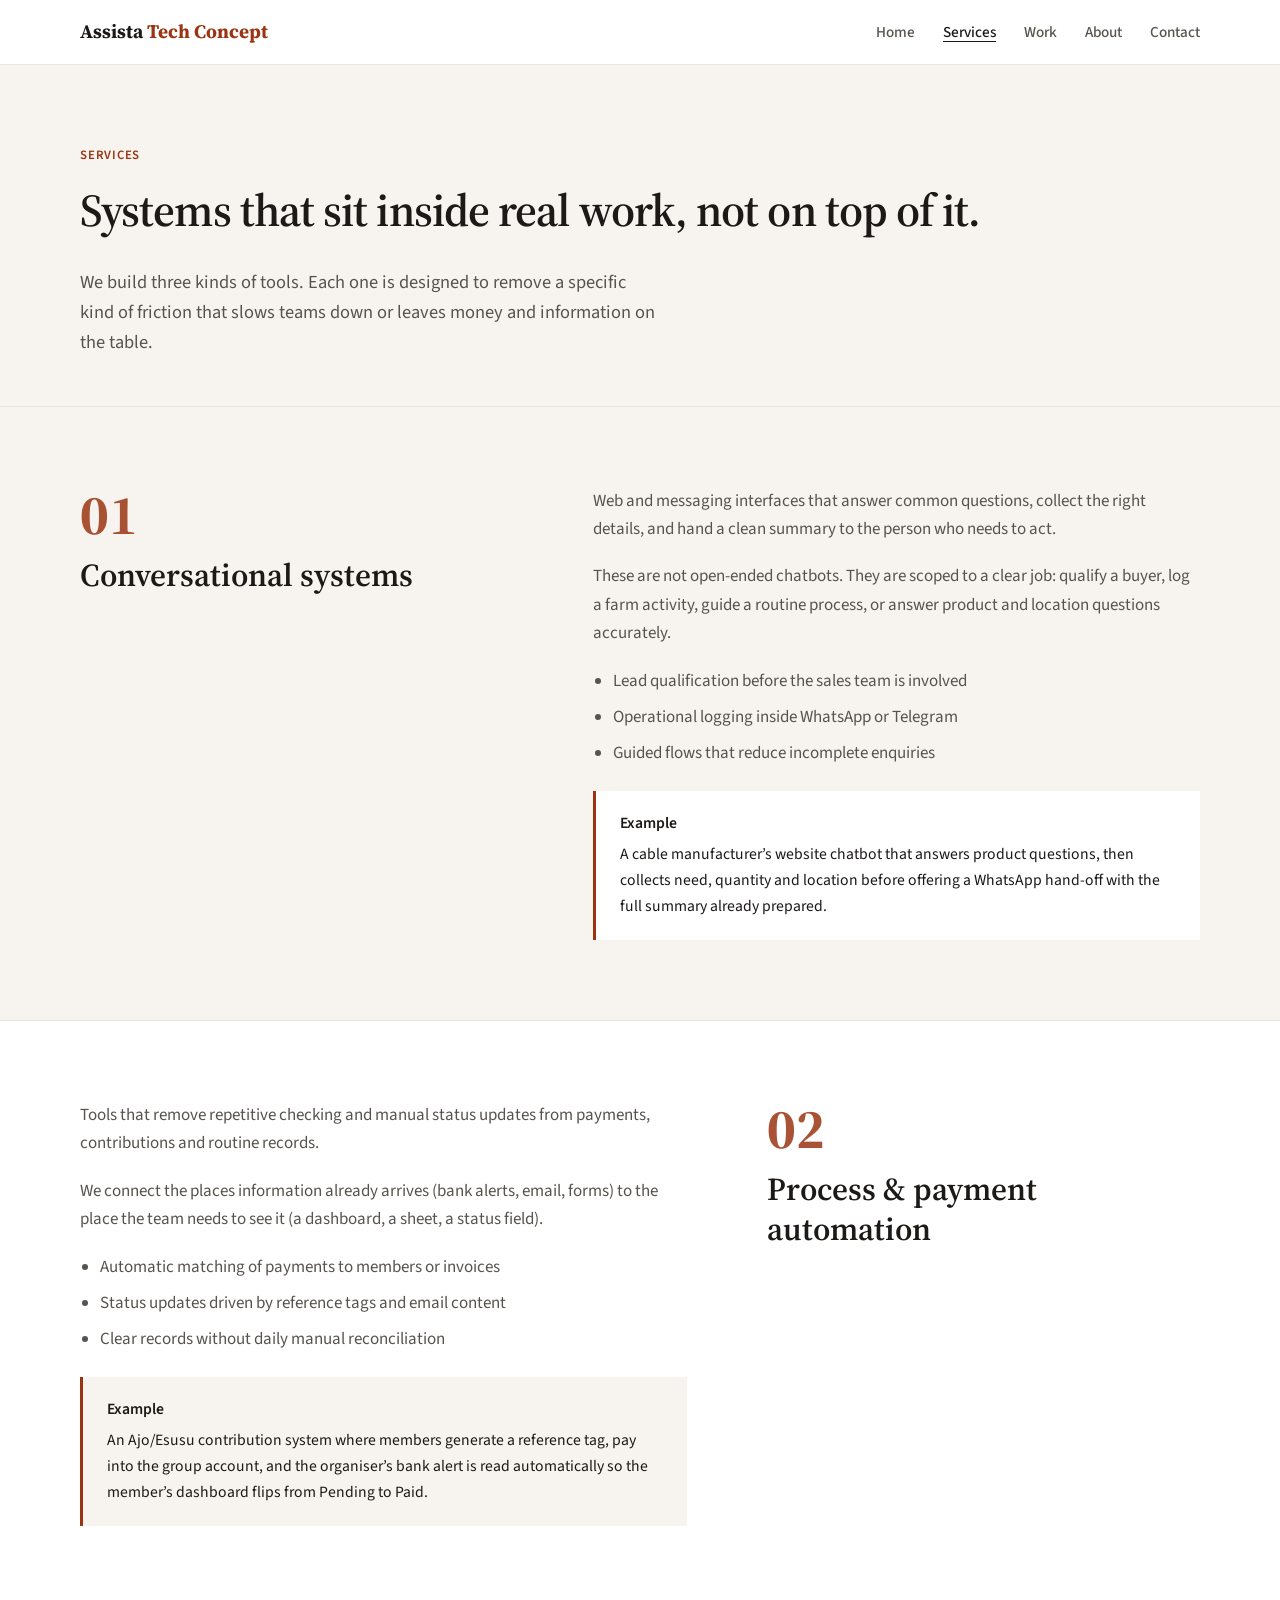
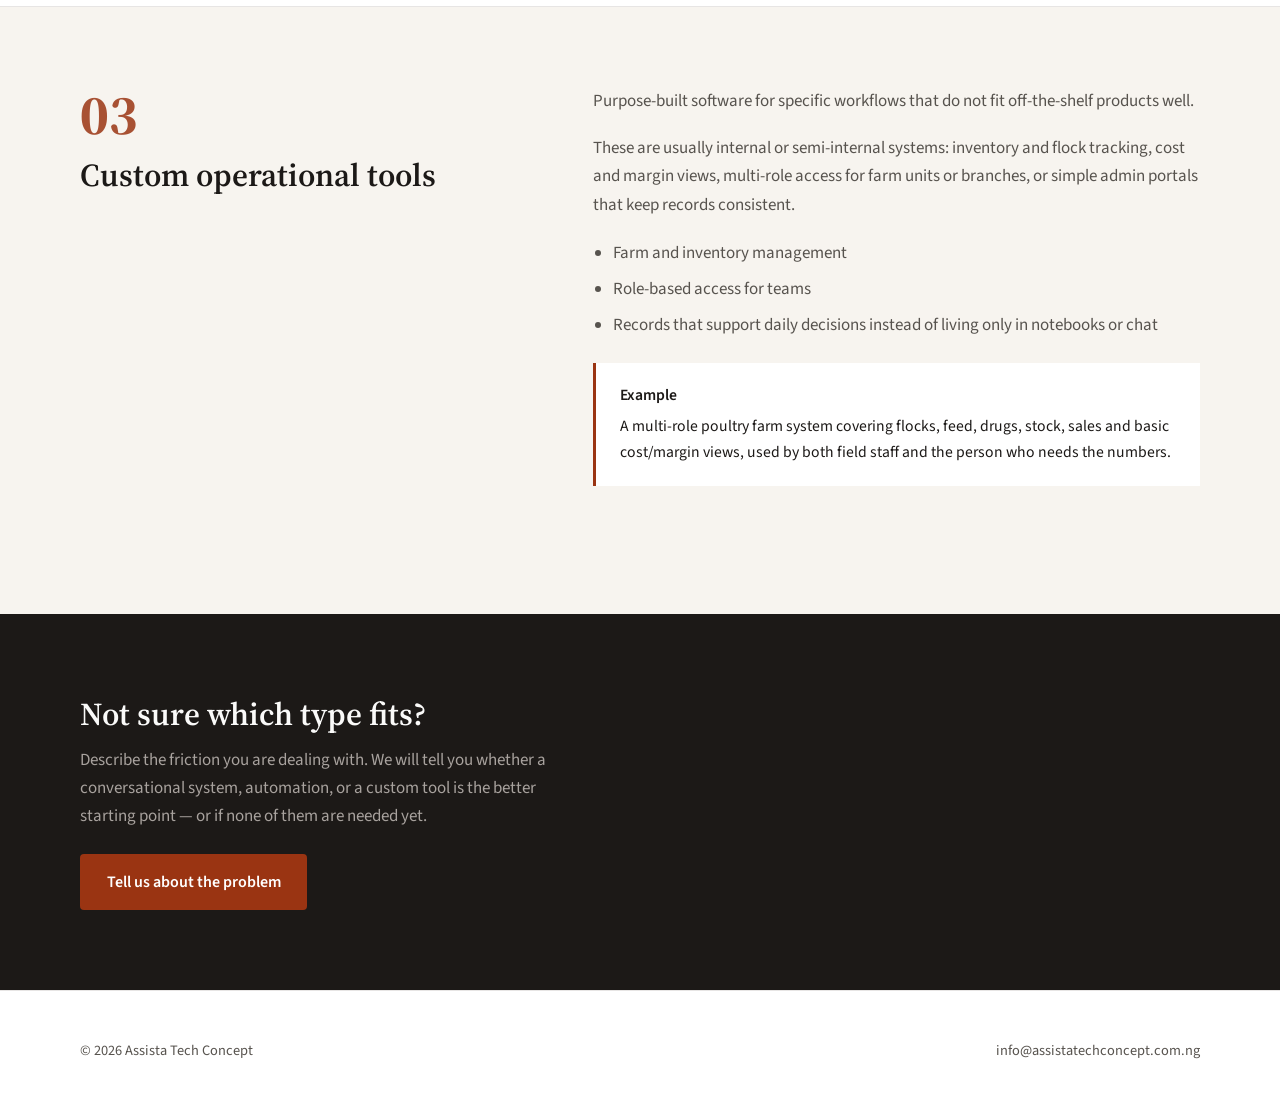
<file: services.html>
<!DOCTYPE html>
<html lang="en">
<head>
  <meta charset="UTF-8" />
  <meta name="viewport" content="width=device-width, initial-scale=1.0" />
  <meta name="theme-color" content="#f7f4ef" />
  <title>Services — Assista Tech Concept</title>
  <meta name="description" content="Assista Tech Concept builds conversational systems, process automation, and custom operational tools that remove friction from everyday business work." />

  <meta property="og:title" content="Services — Assista Tech Concept" />
  <meta property="og:description" content="Conversational systems, process automation, and custom operational tools for Nigerian businesses." />
  <meta property="og:type" content="website" />
  <meta property="og:url" content="https://assistatechconcept.com.ng/services.html" />
  <meta property="og:site_name" content="Assista Tech Concept" />
  <meta property="og:image" content="https://assistatechconcept.com.ng/og-image.jpg" />

  <link rel="icon" href="favicon.ico" sizes="any" />
  <link rel="icon" href="favicon.svg" type="image/svg+xml" />

  <link rel="preconnect" href="https://fonts.googleapis.com" />
  <link rel="preconnect" href="https://fonts.gstatic.com" crossorigin />
  <link href="https://fonts.googleapis.com/css2?family=Source+Serif+4:opsz,wght@8..60,600;8..60,700&family=Source+Sans+3:wght@400;500;600&display=swap" rel="stylesheet" />
  <link rel="stylesheet" href="styles.css" />

  <style>
    /* Services page only. Shared styles live in styles.css. */
    .page-intro { padding: var(--space-xl) 0 var(--space-lg); }

    .service-block {
      padding: var(--space-xl) 0;
      border-top: 1px solid var(--border);
    }
    .service-block.alt { background: var(--surface); }

    .service-layout {
      display: grid;
      grid-template-columns: 1fr 1.4fr;
      gap: var(--space-xl);
      align-items: start;
    }
    .service-layout.reverse { grid-template-columns: 1.4fr 1fr; }
    .service-layout.reverse .service-meta { order: 2; }
    .service-layout.reverse .service-body { order: 1; }

    .service-meta { position: sticky; top: 6rem; }

    .service-number {
      font-family: "Source Serif 4", Georgia, serif;
      font-size: 3.5rem;
      font-weight: 700;
      color: var(--accent);
      line-height: 1;
      margin-bottom: 0.75rem;
      opacity: 0.85;
    }

    .service-body p { color: var(--text-muted); }
    .service-body ul { margin: 1.25rem 0 0 1.25rem; color: var(--text-muted); }
    .service-body li { margin-bottom: 0.5rem; }

    .example {
      margin-top: 1.5rem;
      padding: 1.25rem 1.5rem;
      background: var(--surface);
      border-left: 3px solid var(--accent);
      font-size: 0.98rem;
      color: var(--text);
    }
    .service-block.alt .example { background: var(--bg); }
    .example strong { display: block; margin-bottom: 0.35rem; font-weight: 600; }

    .cta-band { margin-top: var(--space-lg); }

    @media (max-width: 800px) {
      .service-layout,
      .service-layout.reverse {
        grid-template-columns: 1fr;
        gap: var(--space-md);
      }
      .service-layout.reverse .service-meta { order: -1; }
      .service-layout.reverse .service-body { order: 0; }
      .service-meta { position: static; }
      .page-intro { padding: var(--space-lg) 0; }
    }
  </style>
</head>
<body>

  <header>
    <div class="container nav">
      <a href="index.html" class="logo">Assista <span>Tech Concept</span></a>
      <button class="nav-toggle" aria-expanded="false" aria-controls="nav-menu" id="nav-toggle">Menu</button>
      <nav aria-label="Main">
        <ul class="nav-links" id="nav-menu">
          <li><a href="index.html">Home</a></li>
          <li><a href="services.html" aria-current="page">Services</a></li>
          <li><a href="work.html">Work</a></li>
          <li><a href="about.html">About</a></li>
          <li><a href="contact.html">Contact</a></li>
        </ul>
      </nav>
    </div>
  </header>

  <main>
    <section class="page-intro">
      <div class="container">
        <p class="section-label">Services</p>
        <h1>Systems that sit inside real work, not on top of it.</h1>
        <p class="lead">We build three kinds of tools. Each one is designed to remove a specific kind of friction that slows teams down or leaves money and information on the table.</p>
      </div>
    </section>

    <section class="service-block">
      <div class="container service-layout">
        <div class="service-meta">
          <div class="service-number" aria-hidden="true">01</div>
          <h2>Conversational systems</h2>
        </div>
        <div class="service-body">
          <p>Web and messaging interfaces that answer common questions, collect the right details, and hand a clean summary to the person who needs to act.</p>
          <p>These are not open-ended chatbots. They are scoped to a clear job: qualify a buyer, log a farm activity, guide a routine process, or answer product and location questions accurately.</p>
          <ul>
            <li>Lead qualification before the sales team is involved</li>
            <li>Operational logging inside WhatsApp or Telegram</li>
            <li>Guided flows that reduce incomplete enquiries</li>
          </ul>
          <div class="example">
            <strong>Example</strong>
            A cable manufacturer’s website chatbot that answers product questions, then collects need, quantity and location before offering a WhatsApp hand-off with the full summary already prepared.
          </div>
        </div>
      </div>
    </section>

    <section class="service-block alt">
      <div class="container service-layout reverse">
        <div class="service-meta">
          <div class="service-number" aria-hidden="true">02</div>
          <h2>Process &amp; payment automation</h2>
        </div>
        <div class="service-body">
          <p>Tools that remove repetitive checking and manual status updates from payments, contributions and routine records.</p>
          <p>We connect the places information already arrives (bank alerts, email, forms) to the place the team needs to see it (a dashboard, a sheet, a status field).</p>
          <ul>
            <li>Automatic matching of payments to members or invoices</li>
            <li>Status updates driven by reference tags and email content</li>
            <li>Clear records without daily manual reconciliation</li>
          </ul>
          <div class="example">
            <strong>Example</strong>
            An Ajo/Esusu contribution system where members generate a reference tag, pay into the group account, and the organiser’s bank alert is read automatically so the member’s dashboard flips from Pending to Paid.
          </div>
        </div>
      </div>
    </section>

    <section class="service-block">
      <div class="container service-layout">
        <div class="service-meta">
          <div class="service-number" aria-hidden="true">03</div>
          <h2>Custom operational tools</h2>
        </div>
        <div class="service-body">
          <p>Purpose-built software for specific workflows that do not fit off-the-shelf products well.</p>
          <p>These are usually internal or semi-internal systems: inventory and flock tracking, cost and margin views, multi-role access for farm units or branches, or simple admin portals that keep records consistent.</p>
          <ul>
            <li>Farm and inventory management</li>
            <li>Role-based access for teams</li>
            <li>Records that support daily decisions instead of living only in notebooks or chat</li>
          </ul>
          <div class="example">
            <strong>Example</strong>
            A multi-role poultry farm system covering flocks, feed, drugs, stock, sales and basic cost/margin views, used by both field staff and the person who needs the numbers.
          </div>
        </div>
      </div>
    </section>

    <section class="cta-band">
      <div class="container">
        <h2>Not sure which type fits?</h2>
        <p>Describe the friction you are dealing with. We will tell you whether a conversational system, automation, or a custom tool is the better starting point — or if none of them are needed yet.</p>
        <a href="contact.html" class="btn">Tell us about the problem</a>
      </div>
    </section>
  </main>

  <footer>
    <div class="container footer-inner">
      <div>© 2026 Assista Tech Concept</div>
      <div>
        <a href="mailto:info@assistatechconcept.com.ng">info@assistatechconcept.com.ng</a>
      </div>
    </div>
  </footer>

  <script src="main.js"></script>
</body>
</html>
</file>
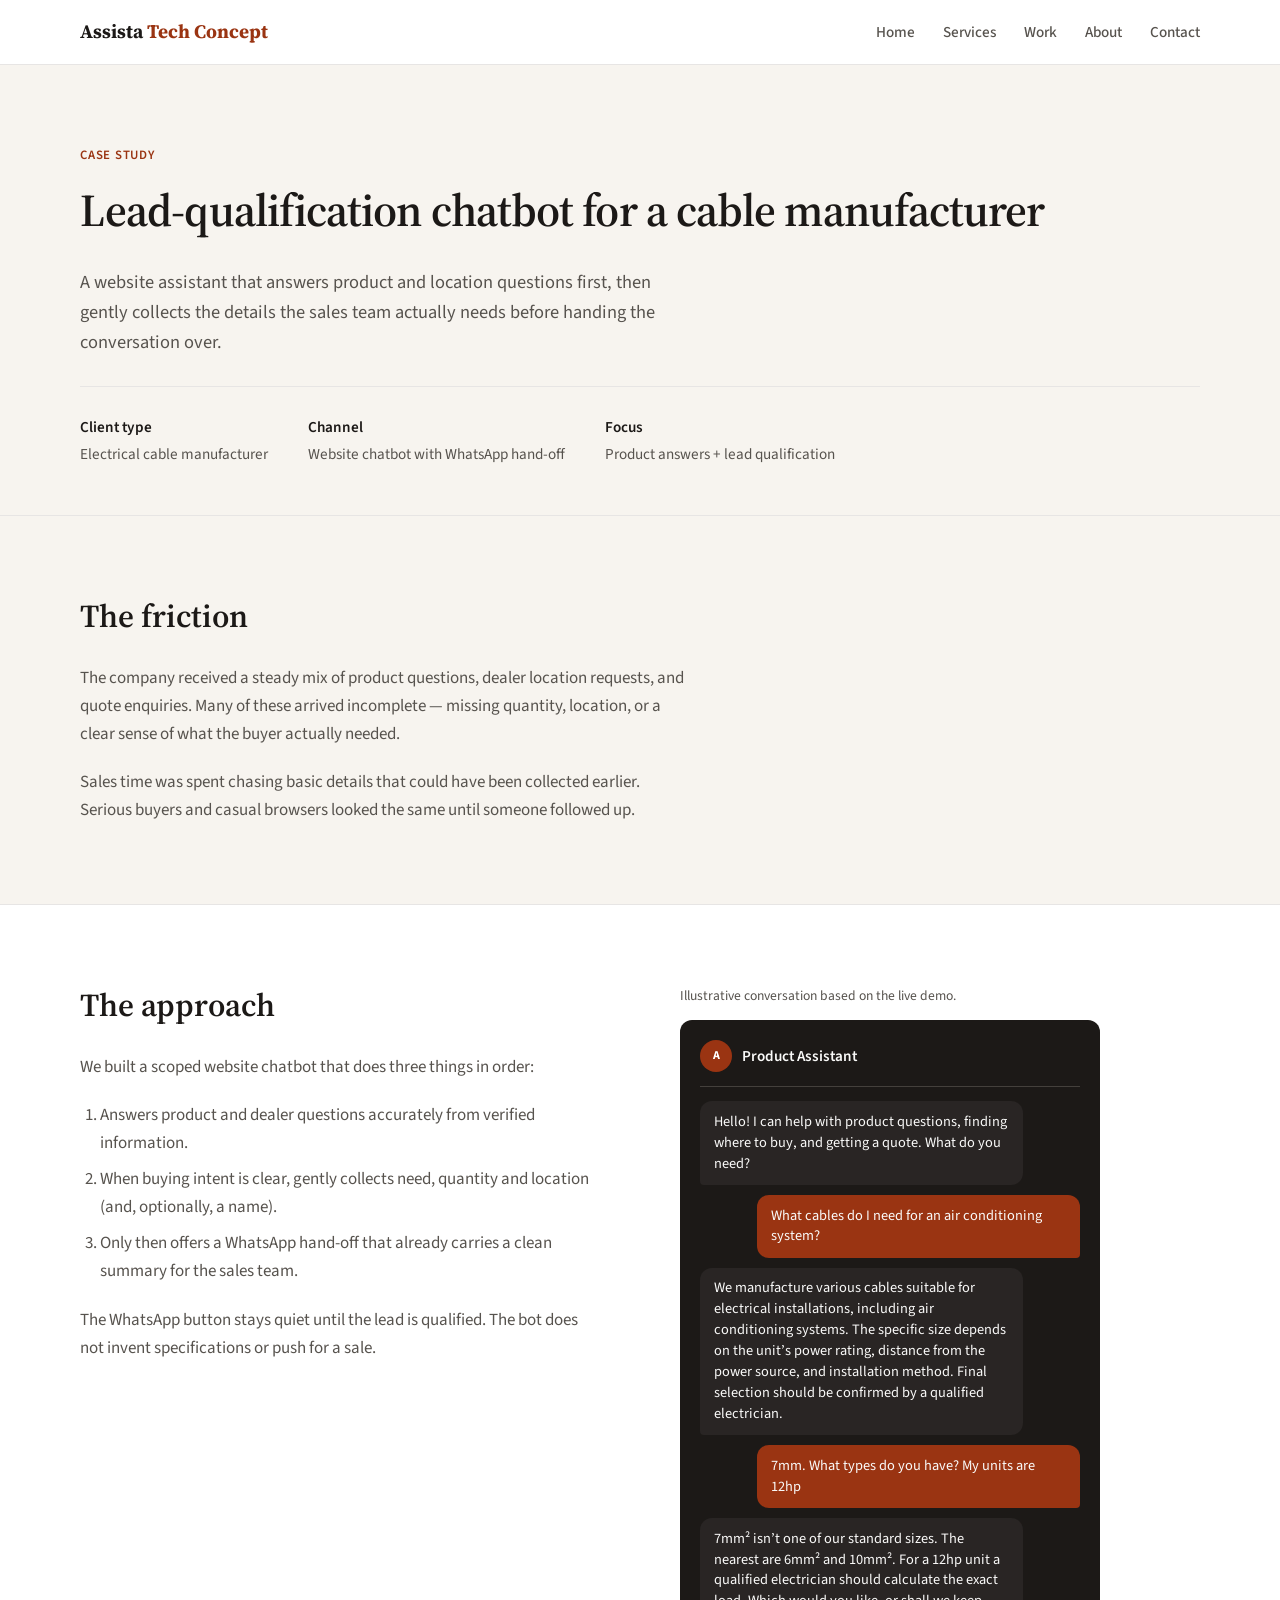
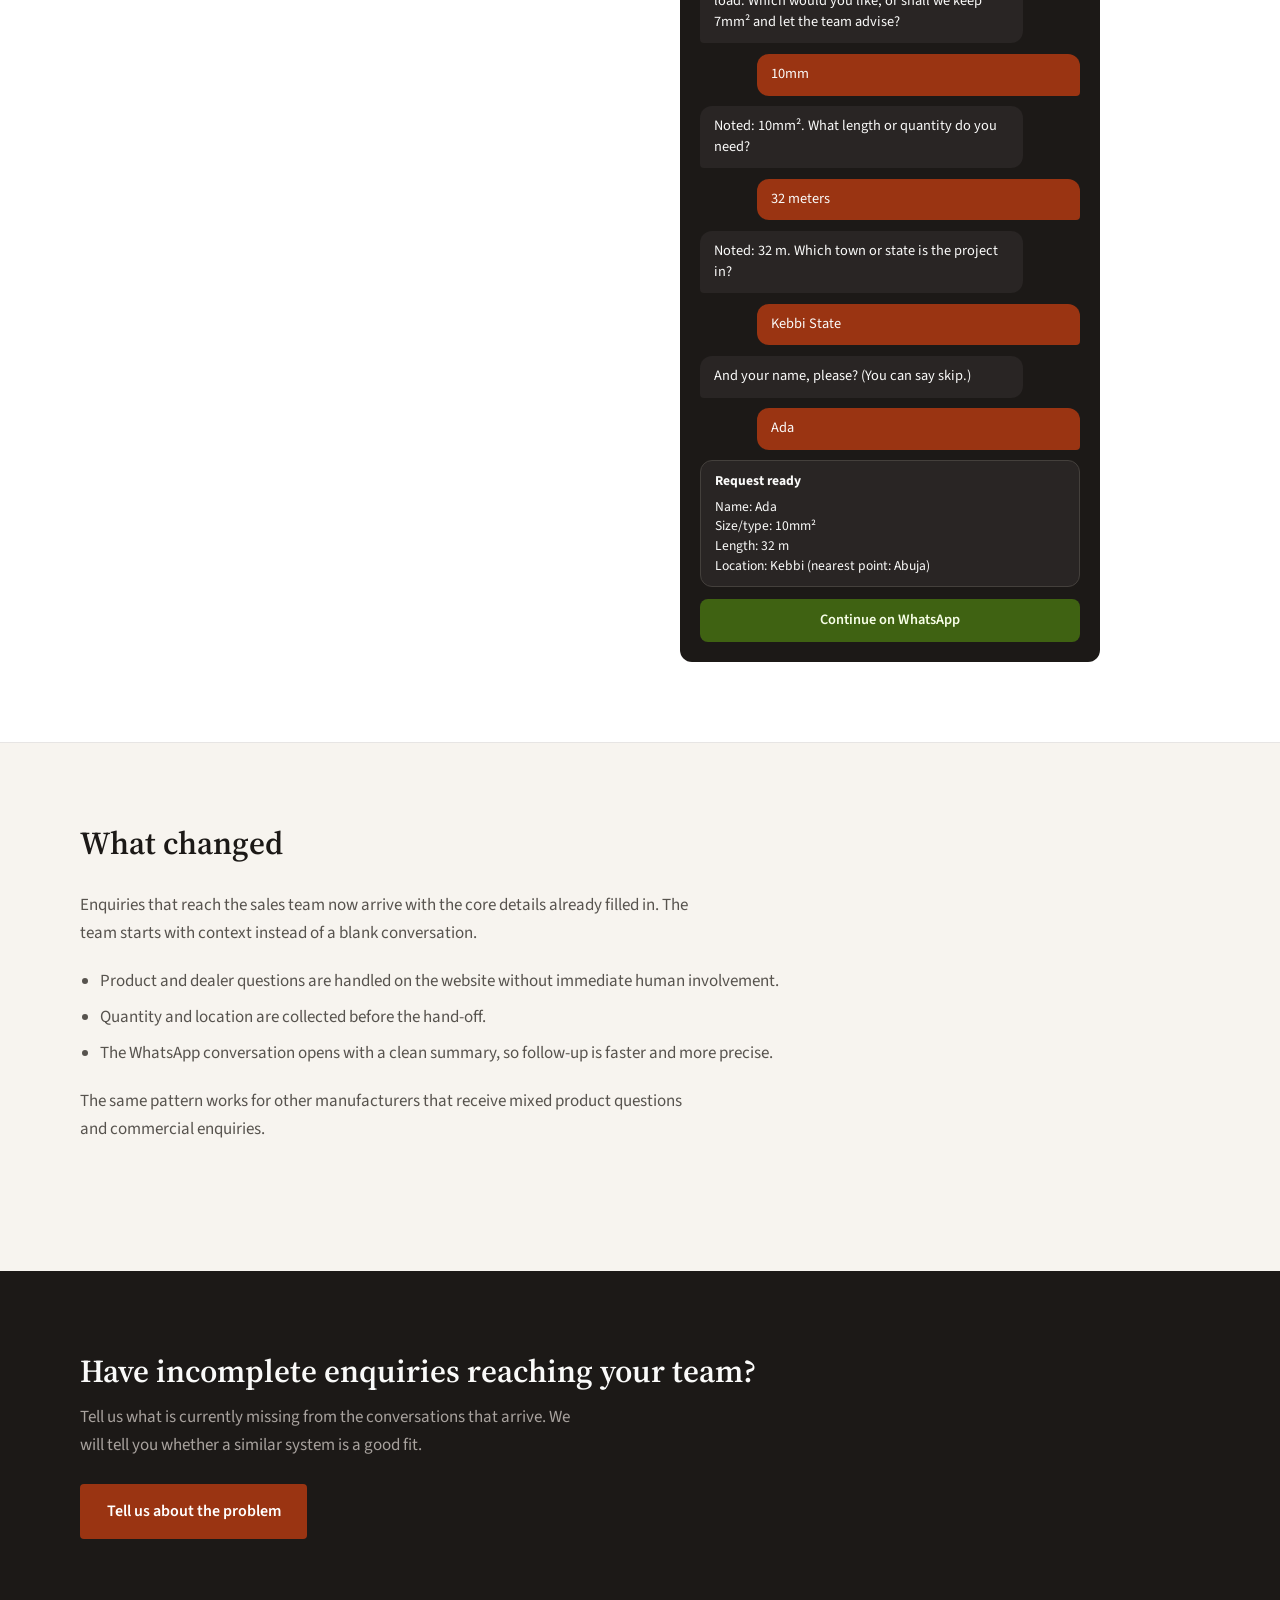
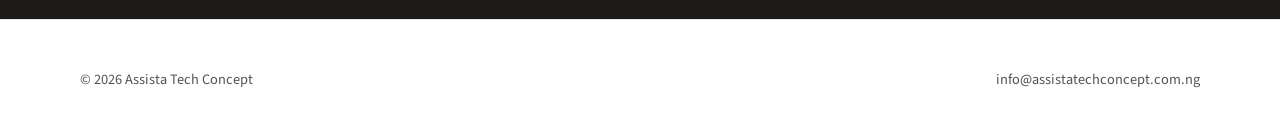
<file: work-cable.html>
<!DOCTYPE html>
<html lang="en">
<head>
  <meta charset="UTF-8" />
  <meta name="viewport" content="width=device-width, initial-scale=1.0" />
  <meta name="theme-color" content="#f7f4ef" />
  <title>Lead-qualification chatbot case study — Assista Tech Concept</title>
  <meta name="description" content="How Assista Tech Concept built a website chatbot that answers product questions, qualifies buyers, and hands a clean summary to the sales team." />

  <meta property="og:title" content="Lead-qualification chatbot for a cable manufacturer — Assista Tech Concept" />
  <meta property="og:description" content="A website chatbot that answers first, then gently collects need, quantity and location before handing a clean summary to sales." />
  <meta property="og:type" content="website" />
  <meta property="og:url" content="https://assistatechconcept.com.ng/work-cable.html" />
  <meta property="og:site_name" content="Assista Tech Concept" />
  <meta property="og:image" content="https://assistatechconcept.com.ng/og-image.jpg" />

  <link rel="icon" href="favicon.ico" sizes="any" />
  <link rel="icon" href="favicon.svg" type="image/svg+xml" />

  <link rel="preconnect" href="https://fonts.googleapis.com" />
  <link rel="preconnect" href="https://fonts.gstatic.com" crossorigin />
  <link href="https://fonts.googleapis.com/css2?family=Source+Serif+4:opsz,wght@8..60,600;8..60,700&family=Source+Sans+3:wght@400;500;600&display=swap" rel="stylesheet" />
  <link rel="stylesheet" href="styles.css" />

  <style>
    .page-intro {
      padding: var(--space-xl) 0 var(--space-lg);
    }

    .case-meta {
      display: flex;
      flex-wrap: wrap;
      gap: 1.5rem 2.5rem;
      margin-top: var(--space-md);
      padding-top: var(--space-md);
      border-top: 1px solid var(--border);
      font-size: 0.95rem;
      color: var(--text-muted);
    }
    .case-meta dt {
      color: var(--text);
      font-weight: 600;
      margin-bottom: 0.15rem;
    }
    .case-meta dd {
      margin: 0;
    }

    .section {
      padding: var(--space-xl) 0;
      border-top: 1px solid var(--border);
    }
    .section.alt {
      background: var(--surface);
    }
    .section h2 {
      margin-bottom: var(--space-md);
    }
    .section p {
      color: var(--text-muted);
    }

    .two-col {
      display: grid;
      grid-template-columns: 1fr 1fr;
      gap: var(--space-xl);
      align-items: start;
    }

    .prose-list {
      margin: 1.25rem 0 0 1.25rem;
      color: var(--text-muted);
    }
    .prose-list li {
      margin-bottom: 0.5rem;
    }

    .note {
      margin-top: 1.25rem;
    }

    .chat-figure {
      margin: 0;
    }
    .chat-figure figcaption {
      font-size: 0.85rem;
      color: var(--text-muted);
      margin-bottom: 0.75rem;
    }

    .chat-mock {
      background: var(--text);
      border-radius: 12px;
      padding: 1.25rem;
      max-width: 420px;
      font-size: 0.9rem;
      line-height: 1.45;
    }

    .chat-header {
      display: flex;
      align-items: center;
      gap: 0.65rem;
      padding-bottom: 0.9rem;
      margin-bottom: 0.9rem;
      border-bottom: 1px solid #44403c;
      color: #fafaf9;
      font-weight: 600;
      font-size: 0.95rem;
    }

    .chat-avatar {
      width: 32px;
      height: 32px;
      border-radius: 50%;
      background: var(--accent);
      display: flex;
      align-items: center;
      justify-content: center;
      font-size: 0.75rem;
      font-weight: 700;
      color: white;
    }

    .bubble {
      max-width: 85%;
      padding: 0.65rem 0.85rem;
      border-radius: 12px;
      margin-bottom: 0.65rem;
      color: #fafaf9;
    }
    .bubble.bot {
      background: #292524;
      border-bottom-left-radius: 4px;
    }
    .bubble.user {
      background: var(--accent);
      margin-left: auto;
      border-bottom-right-radius: 4px;
    }
    .bubble.summary {
      background: #292524;
      border: 1px solid #44403c;
      max-width: 100%;
      font-size: 0.85rem;
    }
    .bubble.summary strong {
      display: block;
      margin-bottom: 0.35rem;
      color: #fafaf9;
    }

    .chat-action {
  display: block;
  width: 100%;
  margin-top: 0.75rem;
  padding: 0.7rem;
  background: #3f6212;
  color: #f7fee7;
  font-weight: 600;
  font-size: 0.9rem;
  text-align: center;
  border-radius: 8px;
  border: none;
}

    /* Speaker labels for screen readers only */
    .sr-only {
      position: absolute;
      width: 1px;
      height: 1px;
      margin: -1px;
      padding: 0;
      overflow: hidden;
      clip: rect(0, 0, 0, 0);
      white-space: nowrap;
      border: 0;
    }

    .cta-band {
      margin-top: var(--space-lg);
    }

    @media (max-width: 800px) {
      .two-col {
        grid-template-columns: 1fr;
        gap: var(--space-lg);
      }
      .page-intro {
        padding: var(--space-lg) 0;
      }
      .chat-mock {
        max-width: 100%;
      }
    }
  </style>
</head>
<body>

  <header>
    <div class="container nav">
      <a href="index.html" class="logo">Assista <span>Tech Concept</span></a>
      <button class="nav-toggle" aria-expanded="false" aria-controls="nav-menu" id="nav-toggle">Menu</button>
      <nav aria-label="Main">
        <ul class="nav-links" id="nav-menu">
          <li><a href="index.html">Home</a></li>
          <li><a href="services.html">Services</a></li>
          <li><a href="work.html">Work</a></li>
          <li><a href="about.html">About</a></li>
          <li><a href="contact.html">Contact</a></li>
        </ul>
      </nav>
    </div>
  </header>

  <main>
    <section class="page-intro">
      <div class="container">
        <p class="section-label">Case study</p>
        <h1>Lead-qualification chatbot for a cable manufacturer</h1>
        <p class="lead">A website assistant that answers product and location questions first, then gently collects the details the sales team actually needs before handing the conversation over.</p>

        <dl class="case-meta">
          <div>
            <dt>Client type</dt>
            <dd>Electrical cable manufacturer</dd>
          </div>
          <div>
            <dt>Channel</dt>
            <dd>Website chatbot with WhatsApp hand-off</dd>
          </div>
          <div>
            <dt>Focus</dt>
            <dd>Product answers + lead qualification</dd>
          </div>
        </dl>
      </div>
    </section>

    <section class="section">
      <div class="container">
        <h2>The friction</h2>
        <p>The company received a steady mix of product questions, dealer location requests, and quote enquiries. Many of these arrived incomplete — missing quantity, location, or a clear sense of what the buyer actually needed.</p>
        <p>Sales time was spent chasing basic details that could have been collected earlier. Serious buyers and casual browsers looked the same until someone followed up.</p>
      </div>
    </section>

    <section class="section alt">
      <div class="container two-col">
        <div>
          <h2>The approach</h2>
          <p>We built a scoped website chatbot that does three things in order:</p>
          <ol class="prose-list">
            <li>Answers product and dealer questions accurately from verified information.</li>
            <li>When buying intent is clear, gently collects need, quantity and location (and, optionally, a name).</li>
            <li>Only then offers a WhatsApp hand-off that already carries a clean summary for the sales team.</li>
          </ol>
          <p class="note">The WhatsApp button stays quiet until the lead is qualified. The bot does not invent specifications or push for a sale.</p>
        </div>

        <figure class="chat-figure">
          <figcaption>Illustrative conversation based on the live demo.</figcaption>
          <div class="chat-mock">
            <div class="chat-header">
              <div class="chat-avatar" aria-hidden="true">A</div>
              Product Assistant
            </div>

            <div class="bubble bot">
              <span class="sr-only">Assistant: </span>Hello! I can help with product questions, finding where to buy, and getting a quote. What do you need?
            </div>
            <div class="bubble user"><span class="sr-only">Visitor: </span>What cables do I need for an air conditioning system?</div>
            <div class="bubble bot">
              <span class="sr-only">Assistant: </span>We manufacture various cables suitable for electrical installations, including air conditioning systems. The specific size depends on the unit’s power rating, distance from the power source, and installation method. Final selection should be confirmed by a qualified electrician.
            </div>
            <div class="bubble user"><span class="sr-only">Visitor: </span>7mm. What types do you have? My units are 12hp</div>
            <div class="bubble bot">
              <span class="sr-only">Assistant: </span>7mm² isn’t one of our standard sizes. The nearest are 6mm² and 10mm². For a 12hp unit a qualified electrician should calculate the exact load. Which would you like, or shall we keep 7mm² and let the team advise?
            </div>
            <div class="bubble user"><span class="sr-only">Visitor: </span>10mm</div>
            <div class="bubble bot"><span class="sr-only">Assistant: </span>Noted: 10mm². What length or quantity do you need?</div>
            <div class="bubble user"><span class="sr-only">Visitor: </span>32 meters</div>
            <div class="bubble bot"><span class="sr-only">Assistant: </span>Noted: 32 m. Which town or state is the project in?</div>
            <div class="bubble user"><span class="sr-only">Visitor: </span>Kebbi State</div>
            <div class="bubble bot"><span class="sr-only">Assistant: </span>And your name, please? (You can say skip.)</div>
            <div class="bubble user"><span class="sr-only">Visitor: </span>Ada</div>

            <div class="bubble summary">
              <span class="sr-only">Assistant: </span><strong>Request ready</strong>
              Name: Ada<br>
              Size/type: 10mm²<br>
              Length: 32 m<br>
              Location: Kebbi (nearest point: Abuja)
            </div>
            <div class="chat-action" aria-hidden="true">Continue on WhatsApp</div>
          </div>
        </figure>
      </div>
    </section>

    <section class="section">
      <div class="container">
        <h2>What changed</h2>
        <p>Enquiries that reach the sales team now arrive with the core details already filled in. The team starts with context instead of a blank conversation.</p>
        <ul class="prose-list">
          <li>Product and dealer questions are handled on the website without immediate human involvement.</li>
          <li>Quantity and location are collected before the hand-off.</li>
          <li>The WhatsApp conversation opens with a clean summary, so follow-up is faster and more precise.</li>
        </ul>
        <p class="note">The same pattern works for other manufacturers that receive mixed product questions and commercial enquiries.</p>
      </div>
    </section>

    <section class="cta-band">
      <div class="container">
        <h2>Have incomplete enquiries reaching your team?</h2>
        <p>Tell us what is currently missing from the conversations that arrive. We will tell you whether a similar system is a good fit.</p>
        <a href="contact.html" class="btn">Tell us about the problem</a>
      </div>
    </section>
  </main>

  <footer>
    <div class="container footer-inner">
      <div>© 2026 Assista Tech Concept</div>
      <div>
        <a href="mailto:info@assistatechconcept.com.ng">info@assistatechconcept.com.ng</a>
      </div>
    </div>
  </footer>

  <script src="main.js"></script>
</body>
</html>
</file>
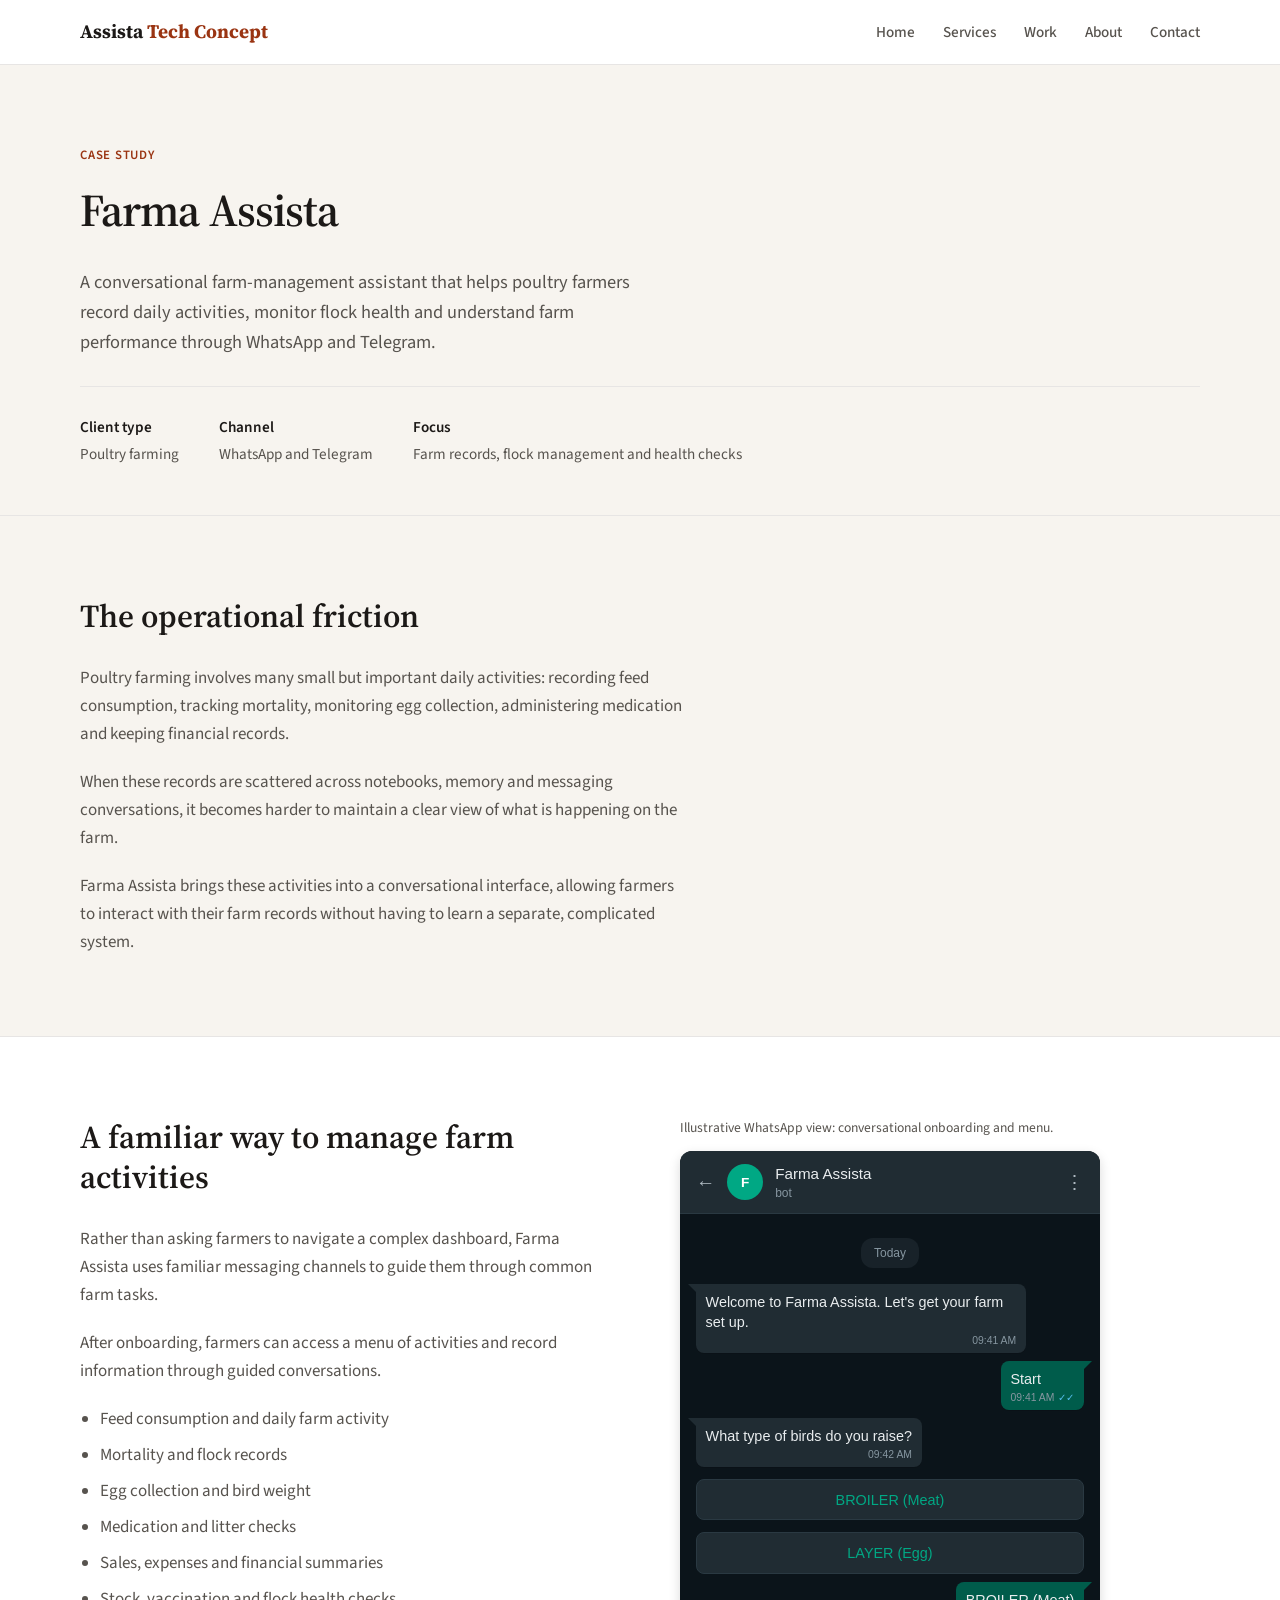
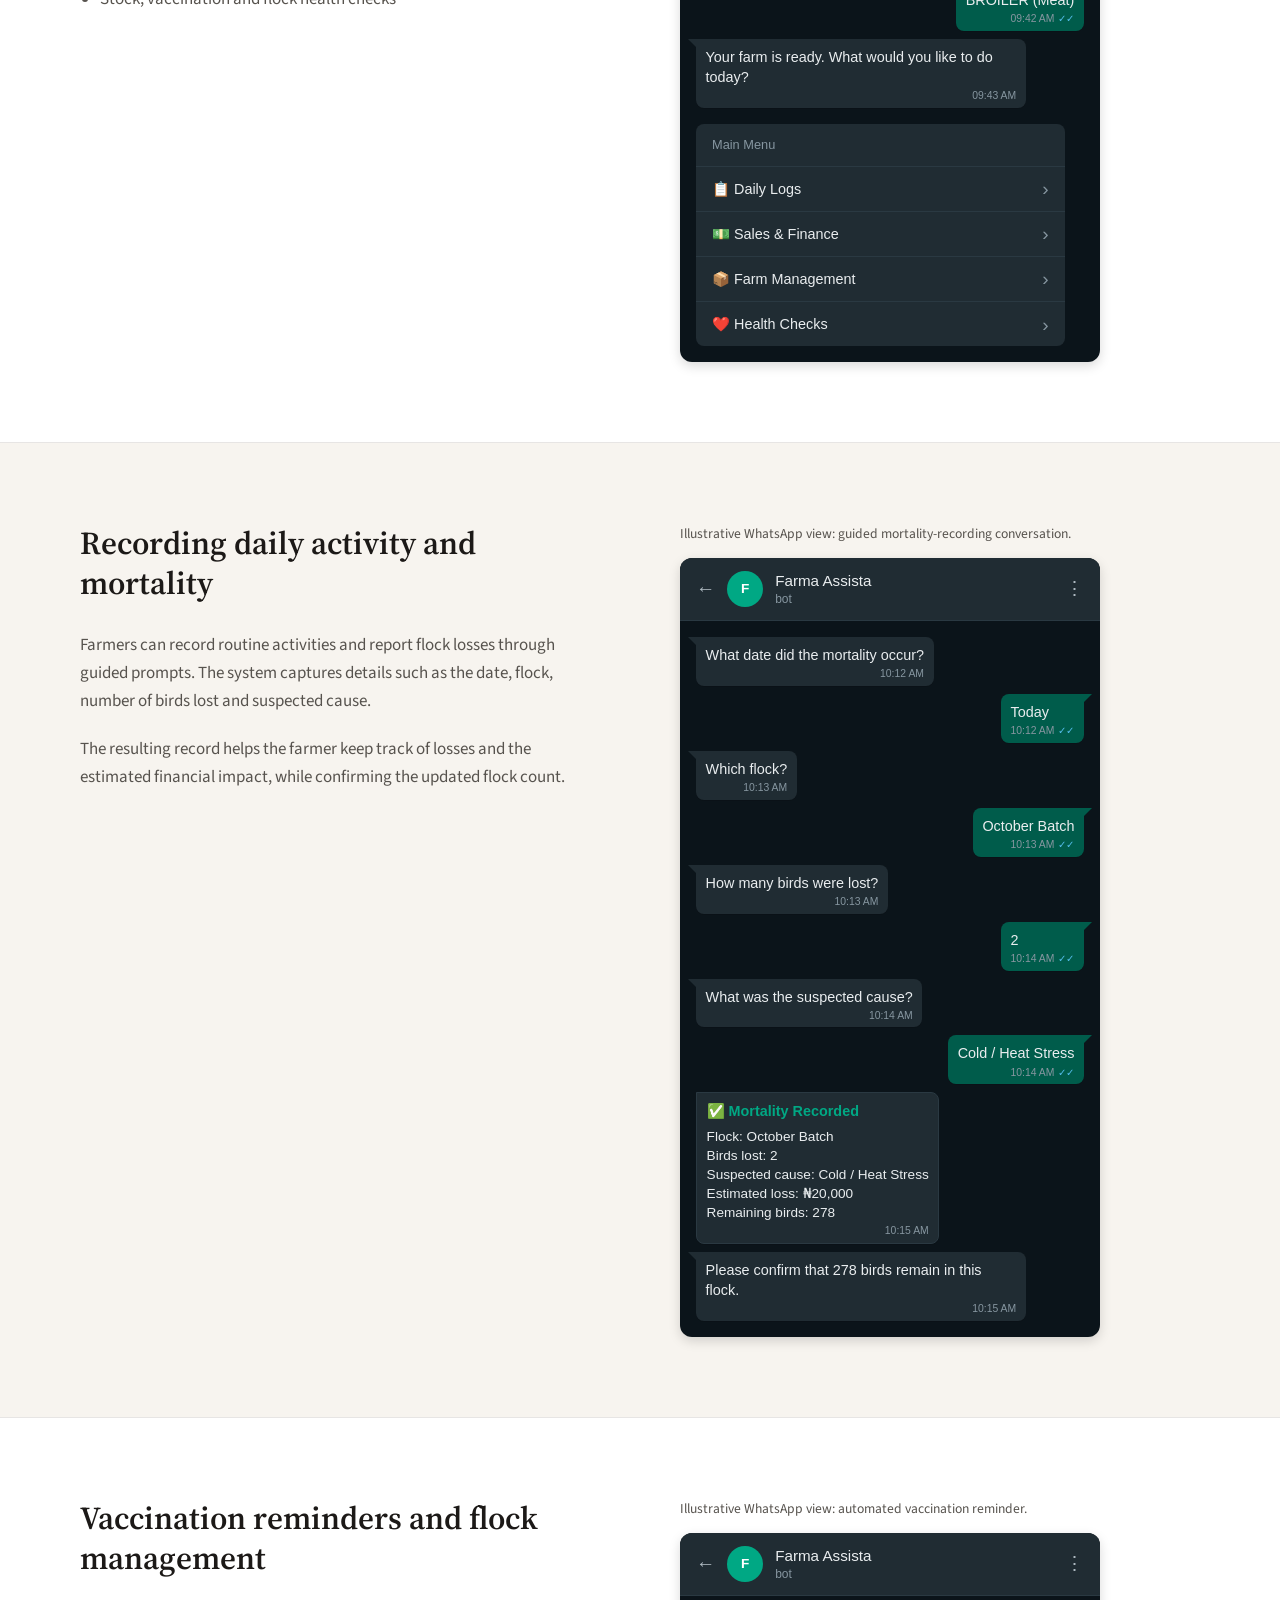
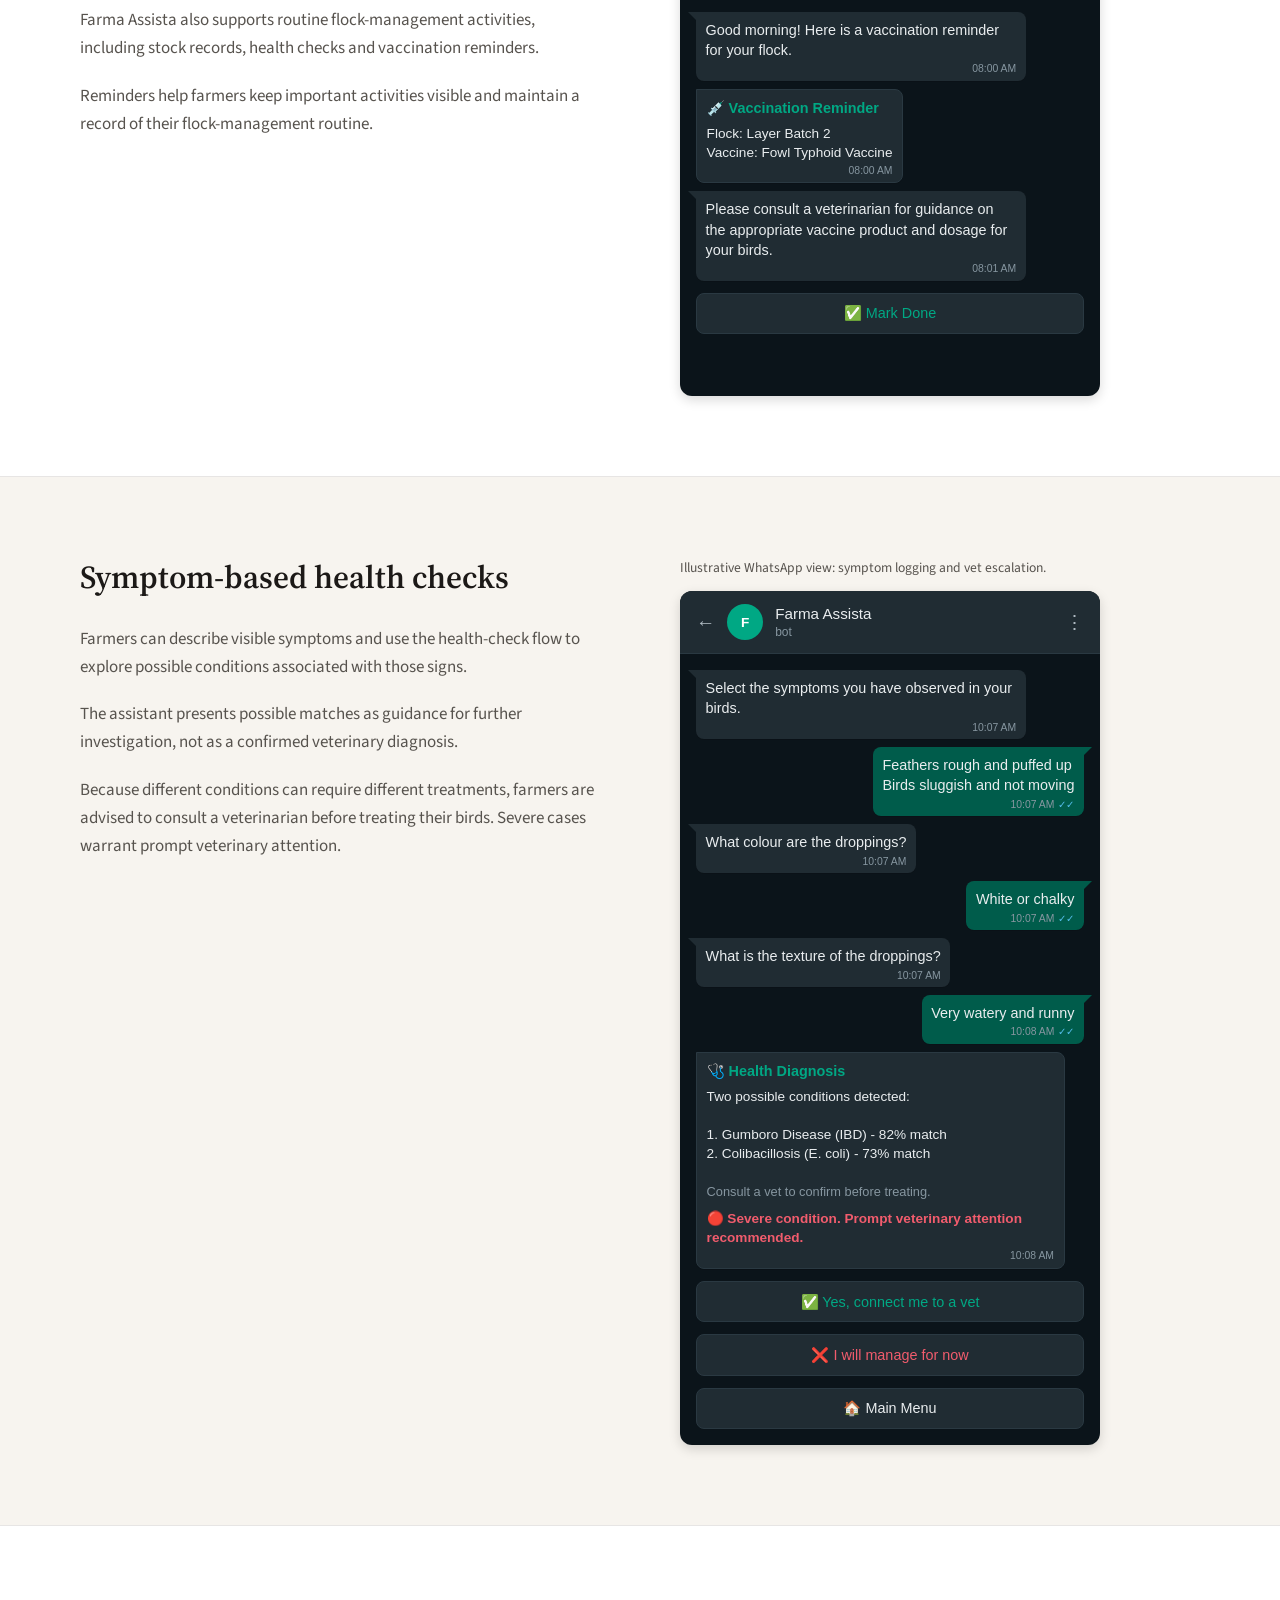
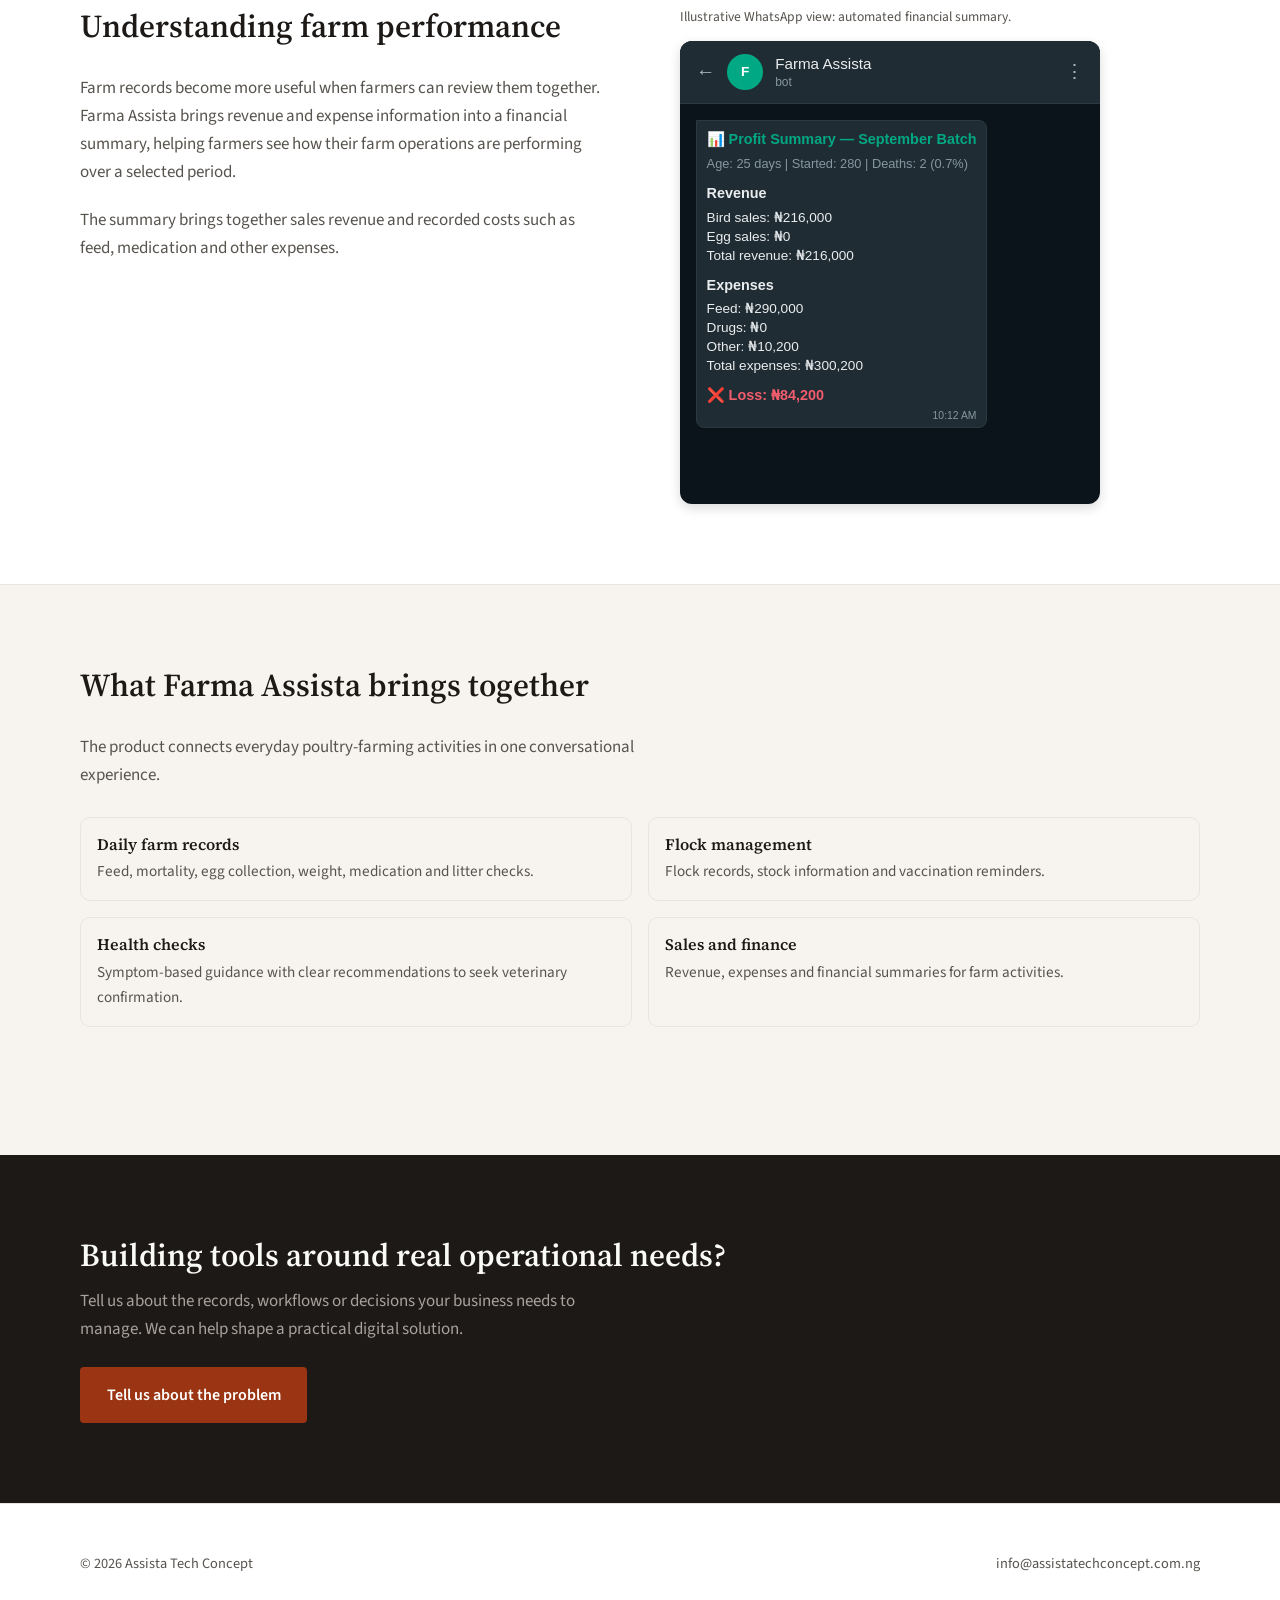
<file: work-farma.html>
<!DOCTYPE html>
<html lang="en">
<head>
  <meta charset="UTF-8" />
  <meta name="viewport" content="width=device-width, initial-scale=1.0" />
  <meta name="theme-color" content="#f7f4ef" />

  <title>Farma Assista case study — Assista Tech Concept</title>
  <meta name="description" content="How Farma Assista helps poultry farmers manage daily farm records, flock health, vaccination reminders and financial summaries through WhatsApp and Telegram." />

  <meta property="og:title" content="Farma Assista case study — Assista Tech Concept" />
  <meta property="og:description" content="A conversational farm-management assistant that helps poultry farmers record activities, monitor flock health and review farm finances through familiar messaging apps." />
  <meta property="og:type" content="website" />
  <meta property="og:url" content="https://assistatechconcept.com.ng/work-farma.html" />
  <meta property="og:site_name" content="Assista Tech Concept" />
  <meta property="og:image" content="https://assistatechconcept.com.ng/og-image.jpg" />

  <link rel="icon" href="favicon.ico" sizes="any" />
  <link rel="icon" href="favicon.svg" type="image/svg+xml" />

  <link rel="preconnect" href="https://fonts.googleapis.com" />
  <link rel="preconnect" href="https://fonts.gstatic.com" crossorigin />
  <link href="https://fonts.googleapis.com/css2?family=Source+Serif+4:opsz,wght@8..60,600;8..60,700&family=Source+Sans+3:wght@400;500;600&display=swap" rel="stylesheet" />

  <link rel="stylesheet" href="styles.css" />

  <style>
    .page-intro {
      padding: var(--space-xl) 0 var(--space-lg);
    }

    .case-meta {
      display: flex;
      flex-wrap: wrap;
      gap: 1.5rem 2.5rem;
      margin-top: var(--space-md);
      padding-top: var(--space-md);
      border-top: 1px solid var(--border);
      font-size: 0.95rem;
      color: var(--text-muted);
    }

    .case-meta dt {
      color: var(--text);
      font-weight: 600;
      margin-bottom: 0.15rem;
    }

    .case-meta dd {
      margin: 0;
    }

    .section {
      padding: var(--space-xl) 0;
      border-top: 1px solid var(--border);
    }

    .section.alt {
      background: var(--surface);
    }

    .section h2 {
      margin-bottom: var(--space-md);
    }

    .section p {
      color: var(--text-muted);
    }

    .two-col {
      display: grid;
      grid-template-columns: 1fr 1fr;
      gap: var(--space-xl);
      align-items: start;
    }

    .prose-list {
      margin: 1.25rem 0 0 1.25rem;
      color: var(--text-muted);
    }

    .prose-list li {
      margin-bottom: 0.5rem;
    }

    .feature-list {
      display: grid;
      grid-template-columns: repeat(2, 1fr);
      gap: 1rem;
      margin-top: var(--space-md);
    }

    .feature-list div {
      padding: 1rem;
      border: 1px solid var(--border);
      border-radius: 10px;
    }

    .feature-card-title {
      font-size: 1rem;
      margin: 0 0 0.35rem 0;
      color: var(--text);
      font-weight: 600;
    }

    .feature-list p {
      margin: 0;
      font-size: 0.95rem;
    }

    .cta-band {
      margin-top: var(--space-lg);
    }

    /* --- WHATSAPP UI STYLES --- */
    .chat-figure {
      margin: 0;
      min-width: 0;
    }

    .chat-figure figcaption {
      font-size: 0.85rem;
      color: var(--text-muted);
      margin-bottom: 0.75rem;
    }

    .chat-mock {
      background-color: #0b141a;
      border-radius: 12px;
      overflow: hidden;
      max-width: 420px;
      font-family: -apple-system, BlinkMacSystemFont, "Segoe UI", Roboto, Helvetica, Arial, sans-serif;
      font-size: 0.9rem;
      line-height: 1.4;
      box-shadow: 0 4px 12px rgba(0,0,0,0.15);
      position: relative;
      display: flex;
      flex-direction: column;
      min-width: 0;
    }

    .chat-header {
      display: flex;
      align-items: center;
      gap: 0.75rem;
      padding: 0.75rem 1rem;
      background: #202c33;
      color: #e9edef;
      font-weight: 500;
      font-size: 0.95rem;
      border-bottom: 1px solid #2a3942;
    }

    .chat-header .back-icon {
      color: #aebac1;
      font-size: 1.2rem;
      line-height: 1;
    }

    .chat-header .header-icons {
      margin-left: auto;
      color: #aebac1;
      font-size: 1.2rem;
      line-height: 1;
    }

    .chat-avatar {
      width: 36px;
      height: 36px;
      border-radius: 50%;
      background: #00a884;
      display: flex;
      align-items: center;
      justify-content: center;
      font-size: 0.85rem;
      font-weight: 700;
      color: white;
      flex-shrink: 0;
    }

    .header-title {
      display: flex;
      flex-direction: column;
      min-width: 0;
    }

    .header-bot-label {
      font-size: 0.75rem;
      color: #8696a0;
      font-weight: 400;
    }

    .chat-body {
      padding: 1rem;
      display: flex;
      flex-direction: column;
      gap: 0.5rem;
      min-height: 400px;
      min-width: 0;
    }

    .bubble {
      max-width: 85%;
      padding: 0.5rem 0.6rem 0.4rem 0.6rem;
      border-radius: 8px;
      color: #e9edef;
      position: relative;
      box-shadow: 0 1px 0.5px rgba(0,0,0,0.13);
      min-width: 0;
      overflow-wrap: break-word;
      word-wrap: break-word;
    }

    .bubble.bot {
      background: #202c33;
      align-self: flex-start;
      border-top-left-radius: 0;
    }

    .bubble.bot::before {
      content: "";
      position: absolute;
      top: 0;
      left: -8px;
      width: 0;
      height: 0;
      border-top: 0px solid transparent;
      border-bottom: 8px solid transparent;
      border-right: 8px solid #202c33;
    }

    .bubble.user {
      background: #005c4b;
      align-self: flex-end;
      border-top-right-radius: 0;
    }

    .bubble.user::before {
      content: "";
      position: absolute;
      top: 0;
      right: -8px;
      width: 0;
      height: 0;
      border-top: 0px solid transparent;
      border-bottom: 8px solid transparent;
      border-left: 8px solid #005c4b;
    }

    .bubble.summary {
      background: #202c33;
      border: 1px solid #2a3942;
      max-width: 95%;
      font-size: 0.85rem;
      align-self: flex-start;
      border-top-left-radius: 0;
    }

    .bubble.summary.full-width {
      max-width: 100%;
    }

    .bubble.summary strong {
      display: block;
      margin-bottom: 0.35rem;
      color: #00a884;
      font-size: 0.9rem;
    }

    /* Specificity fix for headings and loss line inside summary */
    .bubble.summary strong.summary-heading {
      color: #e9edef;
      font-weight: 600;
      display: block;
      margin-top: 10px;
      margin-bottom: 4px;
    }

    .bubble.summary strong.summary-loss {
      color: #f15c6d;
      font-weight: 700;
      display: block;
      margin-top: 10px;
    }

    .summary-subtext {
      color: #8696a0;
      font-size: 0.8rem;
    }

    .severe-alert {
      color: #f15c6d;
      font-weight: bold;
      display: block;
      margin-top: 8px;
    }

    .meta {
      display: flex;
      justify-content: flex-end;
      align-items: center;
      gap: 4px;
      font-size: 0.65rem;
      color: #8696a0;
      margin-top: 4px;
      line-height: 1;
    }

    .meta .checks {
      color: #53bdeb;
    }

    .wa-btn {
      display: block;
      width: 100%;
      padding: 0.6rem;
      background: #202c33;
      color: #00a884;
      font-weight: 500;
      font-size: 0.9rem;
      text-align: center;
      border-radius: 8px;
      border: 1px solid #2a3942;
      margin-top: 0.25rem;
    }

    .btn-danger {
      color: #f15c6d;
    }

    .btn-neutral {
      color: #e9edef;
    }

    .wa-list-menu {
      background: #202c33;
      border-radius: 8px;
      overflow: hidden;
      margin-top: 0.5rem;
      align-self: flex-start;
      width: 100%;
      max-width: 95%;
      min-width: 0;
    }

    .wa-list-header {
      padding: 0.75rem 1rem;
      color: #8696a0;
      font-size: 0.8rem;
      font-weight: 500;
      border-bottom: 1px solid #2a3942;
    }

    .wa-list-item {
      padding: 0.75rem 1rem;
      color: #e9edef;
      border-bottom: 1px solid #2a3942;
      display: flex;
      justify-content: space-between;
      align-items: center;
      overflow-wrap: break-word;
    }

    .wa-list-item:last-child {
      border-bottom: none;
    }

    .wa-list-item .chevron {
      color: #8696a0;
      font-size: 1.2rem;
      line-height: 1;
      margin-left: 8px;
    }

    .system-msg {
      align-self: center;
      background: #182229;
      color: #8696a0;
      font-size: 0.75rem;
      padding: 0.4rem 0.8rem;
      border-radius: 12px;
      margin: 0.5rem 0;
    }

    .sr-only {
      position: absolute;
      width: 1px;
      height: 1px;
      margin: -1px;
      padding: 0;
      overflow: hidden;
      clip: rect(0, 0, 0, 0);
      white-space: nowrap;
      border: 0;
    }

    @media (max-width: 800px) {
      .two-col {
        grid-template-columns: 1fr;
        gap: var(--space-lg);
      }

      .page-intro {
        padding: var(--space-lg) 0;
      }

      .chat-mock {
        max-width: 100%;
      }

      .feature-list {
        grid-template-columns: 1fr;
      }
    }
  </style>
</head>

<body>

  <header>
    <div class="container nav">
      <a href="index.html" class="logo">Assista <span>Tech Concept</span></a>
      <button class="nav-toggle" aria-expanded="false" aria-controls="nav-menu" id="nav-toggle">Menu</button>

      <nav aria-label="Main">
        <ul class="nav-links" id="nav-menu">
          <li><a href="index.html">Home</a></li>
          <li><a href="services.html">Services</a></li>
          <li><a href="work.html">Work</a></li>
          <li><a href="about.html">About</a></li>
          <li><a href="contact.html">Contact</a></li>
        </ul>
      </nav>
    </div>
  </header>

  <main>
    <section class="page-intro">
      <div class="container">
        <p class="section-label">Case study</p>
        <h1>Farma Assista</h1>
        <p class="lead">
          A conversational farm-management assistant that helps poultry farmers
          record daily activities, monitor flock health and understand farm
          performance through WhatsApp and Telegram.
        </p>

        <dl class="case-meta">
          <div>
            <dt>Client type</dt>
            <dd>Poultry farming</dd>
          </div>
          <div>
            <dt>Channel</dt>
            <dd>WhatsApp and Telegram</dd>
          </div>
          <div>
            <dt>Focus</dt>
            <dd>Farm records, flock management and health checks</dd>
          </div>
        </dl>
      </div>
    </section>

    <section class="section">
      <div class="container">
        <h2>The operational friction</h2>
        <p>
          Poultry farming involves many small but important daily activities:
          recording feed consumption, tracking mortality, monitoring egg
          collection, administering medication and keeping financial records.
        </p>
        <p>
          When these records are scattered across notebooks, memory and
          messaging conversations, it becomes harder to maintain a clear view
          of what is happening on the farm.
        </p>
        <p>
          Farma Assista brings these activities into a conversational
          interface, allowing farmers to interact with their farm records
          without having to learn a separate, complicated system.
        </p>
      </div>
    </section>

    <section class="section alt">
      <div class="container two-col">
        <div>
          <h2>A familiar way to manage farm activities</h2>
          <p>
            Rather than asking farmers to navigate a complex dashboard,
            Farma Assista uses familiar messaging channels to guide them
            through common farm tasks.
          </p>
          <p>
            After onboarding, farmers can access a menu of activities and
            record information through guided conversations.
          </p>
          <ul class="prose-list">
            <li>Feed consumption and daily farm activity</li>
            <li>Mortality and flock records</li>
            <li>Egg collection and bird weight</li>
            <li>Medication and litter checks</li>
            <li>Sales, expenses and financial summaries</li>
            <li>Stock, vaccination and flock health checks</li>
          </ul>
        </div>

        <figure class="chat-figure">
          <figcaption>Illustrative WhatsApp view: conversational onboarding and menu.</figcaption>
          <div class="chat-mock">
            <div class="chat-header">
              <span class="back-icon" aria-hidden="true">←</span>
              <div class="chat-avatar" aria-hidden="true">F</div>
              <div class="header-title">
                Farma Assista
                <span class="header-bot-label">bot</span>
              </div>
              <span class="header-icons" aria-hidden="true">⋮</span>
            </div>
            
            <div class="chat-body">
              <div class="system-msg">Today</div>
              
              <div class="bubble bot">
                <span class="sr-only">Assistant: </span>
                Welcome to Farma Assista. Let's get your farm set up.
                <div class="meta" aria-hidden="true">09:41 AM</div>
              </div>

              <div class="bubble user">
                <span class="sr-only">Farmer: </span>
                Start
                <div class="meta" aria-hidden="true">09:41 AM <span class="checks">✓✓</span></div>
              </div>

              <div class="bubble bot">
                <span class="sr-only">Assistant: </span>
                What type of birds do you raise?
                <div class="meta" aria-hidden="true">09:42 AM</div>
              </div>

              <div class="wa-btn" aria-hidden="true">BROILER (Meat)</div>
              <div class="wa-btn" aria-hidden="true">LAYER (Egg)</div>

              <div class="bubble user">
                <span class="sr-only">Farmer: </span>
                BROILER (Meat)
                <div class="meta" aria-hidden="true">09:42 AM <span class="checks">✓✓</span></div>
              </div>

              <div class="bubble bot">
                <span class="sr-only">Assistant: </span>
                Your farm is ready. What would you like to do today?
                <div class="meta" aria-hidden="true">09:43 AM</div>
              </div>

              <div class="wa-list-menu">
                <div class="wa-list-header">Main Menu</div>
                <div class="wa-list-item">📋 Daily Logs <span class="chevron" aria-hidden="true">›</span></div>
                <div class="wa-list-item">💵 Sales &amp; Finance <span class="chevron" aria-hidden="true">›</span></div>
                <div class="wa-list-item">📦 Farm Management <span class="chevron" aria-hidden="true">›</span></div>
                <div class="wa-list-item">❤️ Health Checks <span class="chevron" aria-hidden="true">›</span></div>
              </div>
            </div>
          </div>
        </figure>
      </div>
    </section>

    <section class="section">
      <div class="container two-col">
        <div>
          <h2>Recording daily activity and mortality</h2>
          <p>
            Farmers can record routine activities and report flock losses
            through guided prompts. The system captures details such as the
            date, flock, number of birds lost and suspected cause.
          </p>
          <p>
            The resulting record helps the farmer keep track of losses and
            the estimated financial impact, while confirming the updated
            flock count.
          </p>
        </div>

        <figure class="chat-figure">
          <figcaption>Illustrative WhatsApp view: guided mortality-recording conversation.</figcaption>
          <div class="chat-mock">
            <div class="chat-header">
              <span class="back-icon" aria-hidden="true">←</span>
              <div class="chat-avatar" aria-hidden="true">F</div>
              <div class="header-title">
                Farma Assista
                <span class="header-bot-label">bot</span>
              </div>
              <span class="header-icons" aria-hidden="true">⋮</span>
            </div>

            <div class="chat-body">
              <div class="bubble bot">
                <span class="sr-only">Assistant: </span>
                What date did the mortality occur?
                <div class="meta" aria-hidden="true">10:12 AM</div>
              </div>

              <div class="bubble user">
                <span class="sr-only">Farmer: </span>
                Today
                <div class="meta" aria-hidden="true">10:12 AM <span class="checks">✓✓</span></div>
              </div>

              <div class="bubble bot">
                <span class="sr-only">Assistant: </span>
                Which flock?
                <div class="meta" aria-hidden="true">10:13 AM</div>
              </div>

              <div class="bubble user">
                <span class="sr-only">Farmer: </span>
                October Batch
                <div class="meta" aria-hidden="true">10:13 AM <span class="checks">✓✓</span></div>
              </div>

              <div class="bubble bot">
                <span class="sr-only">Assistant: </span>
                How many birds were lost?
                <div class="meta" aria-hidden="true">10:13 AM</div>
              </div>

              <div class="bubble user">
                <span class="sr-only">Farmer: </span>
                2
                <div class="meta" aria-hidden="true">10:14 AM <span class="checks">✓✓</span></div>
              </div>

              <div class="bubble bot">
                <span class="sr-only">Assistant: </span>
                What was the suspected cause?
                <div class="meta" aria-hidden="true">10:14 AM</div>
              </div>

              <div class="bubble user">
                <span class="sr-only">Farmer: </span>
                Cold / Heat Stress
                <div class="meta" aria-hidden="true">10:14 AM <span class="checks">✓✓</span></div>
              </div>

              <div class="bubble summary">
                <span class="sr-only">Assistant: </span>
                <strong>✅ Mortality Recorded</strong>
                Flock: October Batch<br>
                Birds lost: 2<br>
                Suspected cause: Cold / Heat Stress<br>
                Estimated loss: ₦20,000<br>
                Remaining birds: 278
                <div class="meta" aria-hidden="true">10:15 AM</div>
              </div>

              <div class="bubble bot">
                <span class="sr-only">Assistant: </span>
                Please confirm that 278 birds remain in this flock.
                <div class="meta" aria-hidden="true">10:15 AM</div>
              </div>
            </div>
          </div>
        </figure>
      </div>
    </section>

    <section class="section alt">
      <div class="container two-col">
        <div>
          <h2>Vaccination reminders and flock management</h2>
          <p>
            Farma Assista also supports routine flock-management activities,
            including stock records, health checks and vaccination reminders.
          </p>
          <p>
            Reminders help farmers keep important activities visible and
            maintain a record of their flock-management routine.
          </p>
        </div>

        <figure class="chat-figure">
          <figcaption>Illustrative WhatsApp view: automated vaccination reminder.</figcaption>
          <div class="chat-mock">
            <div class="chat-header">
              <span class="back-icon" aria-hidden="true">←</span>
              <div class="chat-avatar" aria-hidden="true">F</div>
              <div class="header-title">
                Farma Assista
                <span class="header-bot-label">bot</span>
              </div>
              <span class="header-icons" aria-hidden="true">⋮</span>
            </div>

            <div class="chat-body">
              <div class="bubble bot">
                <span class="sr-only">Assistant: </span>
                Good morning! Here is a vaccination reminder for your flock.
                <div class="meta" aria-hidden="true">08:00 AM</div>
              </div>

              <div class="bubble summary">
                <span class="sr-only">Assistant: </span>
                <strong>💉 Vaccination Reminder</strong>
                Flock: Layer Batch 2<br>
                Vaccine: Fowl Typhoid Vaccine
                <div class="meta" aria-hidden="true">08:00 AM</div>
              </div>

              <div class="bubble bot">
                <span class="sr-only">Assistant: </span>
                Please consult a veterinarian for guidance on the appropriate
                vaccine product and dosage for your birds.
                <div class="meta" aria-hidden="true">08:01 AM</div>
              </div>

              <span class="sr-only">Option: Mark done.</span>
              <div class="wa-btn" aria-hidden="true">✅ Mark Done</div>
            </div>
          </div>
        </figure>
      </div>
    </section>

    <section class="section">
      <div class="container two-col">
        <div>
          <h2>Symptom-based health checks</h2>
          <p>
            Farmers can describe visible symptoms and use the health-check
            flow to explore possible conditions associated with those signs.
          </p>
          <p>
            The assistant presents possible matches as guidance for further
            investigation, not as a confirmed veterinary diagnosis.
          </p>
          <p>
            Because different conditions can require different treatments,
            farmers are advised to consult a veterinarian before treating
            their birds. Severe cases warrant prompt veterinary attention.
          </p>
        </div>

        <figure class="chat-figure">
          <figcaption>Illustrative WhatsApp view: symptom logging and vet escalation.</figcaption>
          <div class="chat-mock">
            <div class="chat-header">
              <span class="back-icon" aria-hidden="true">←</span>
              <div class="chat-avatar" aria-hidden="true">F</div>
              <div class="header-title">
                Farma Assista
                <span class="header-bot-label">bot</span>
              </div>
              <span class="header-icons" aria-hidden="true">⋮</span>
            </div>

            <div class="chat-body">
              <div class="bubble bot">
                <span class="sr-only">Assistant: </span>
                Select the symptoms you have observed in your birds.
                <div class="meta" aria-hidden="true">10:07 AM</div>
              </div>

              <div class="bubble user">
                <span class="sr-only">Farmer: </span>
                Feathers rough and puffed up<br>Birds sluggish and not moving
                <div class="meta" aria-hidden="true">10:07 AM <span class="checks">✓✓</span></div>
              </div>

              <div class="bubble bot">
                <span class="sr-only">Assistant: </span>
                What colour are the droppings?
                <div class="meta" aria-hidden="true">10:07 AM</div>
              </div>

              <div class="bubble user">
                <span class="sr-only">Farmer: </span>
                White or chalky
                <div class="meta" aria-hidden="true">10:07 AM <span class="checks">✓✓</span></div>
              </div>

              <div class="bubble bot">
                <span class="sr-only">Assistant: </span>
                What is the texture of the droppings?
                <div class="meta" aria-hidden="true">10:07 AM</div>
              </div>

              <div class="bubble user">
                <span class="sr-only">Farmer: </span>
                Very watery and runny
                <div class="meta" aria-hidden="true">10:08 AM <span class="checks">✓✓</span></div>
              </div>

              <div class="bubble summary">
                <span class="sr-only">Assistant: </span>
                <strong>🩺 Health Diagnosis</strong>
                Two possible conditions detected:<br><br>
                1. Gumboro Disease (IBD) - 82% match<br>
                2. Colibacillosis (E. coli) - 73% match<br><br>
                <span class="summary-subtext">Consult a vet to confirm before treating.</span>
                <span class="severe-alert">🔴 Severe condition. Prompt veterinary attention recommended.</span>
                <div class="meta" aria-hidden="true">10:08 AM</div>
              </div>

              <span class="sr-only">Options: connect to a vet, manage for now, main menu.</span>
              <div class="wa-btn" aria-hidden="true">✅ Yes, connect me to a vet</div>
              <div class="wa-btn btn-danger" aria-hidden="true">❌ I will manage for now</div>
              <div class="wa-btn btn-neutral" aria-hidden="true">🏠 Main Menu</div>
            </div>
          </div>
        </figure>
      </div>
    </section>

    <section class="section alt">
      <div class="container two-col">
        <div>
          <h2>Understanding farm performance</h2>
          <p>
            Farm records become more useful when farmers can review them
            together. Farma Assista brings revenue and expense information
            into a financial summary, helping farmers see how their farm
            operations are performing over a selected period.
          </p>
          <p>
            The summary brings together sales revenue and recorded costs
            such as feed, medication and other expenses.
          </p>
        </div>

        <figure class="chat-figure">
          <figcaption>Illustrative WhatsApp view: automated financial summary.</figcaption>
          <div class="chat-mock">
            <div class="chat-header">
              <span class="back-icon" aria-hidden="true">←</span>
              <div class="chat-avatar" aria-hidden="true">F</div>
              <div class="header-title">
                Farma Assista
                <span class="header-bot-label">bot</span>
              </div>
              <span class="header-icons" aria-hidden="true">⋮</span>
            </div>

            <div class="chat-body">
              <div class="bubble summary full-width">
                <span class="sr-only">Assistant: </span>
                <strong>📊 Profit Summary — September Batch</strong>
                
                <span class="summary-subtext">Age: 25 days | Started: 280 | Deaths: 2 (0.7%)</span>
                
                <strong class="summary-heading">Revenue</strong>
                Bird sales: ₦216,000<br>
                Egg sales: ₦0<br>
                Total revenue: ₦216,000

                <strong class="summary-heading">Expenses</strong>
                Feed: ₦290,000<br>
                Drugs: ₦0<br>
                Other: ₦10,200<br>
                Total expenses: ₦300,200

                <strong class="summary-loss">❌ Loss: ₦84,200</strong>

                <div class="meta" aria-hidden="true">10:12 AM</div>
              </div>
            </div>
          </div>
        </figure>
      </div>
    </section>

    <section class="section">
      <div class="container">
        <h2>What Farma Assista brings together</h2>
        <p>
          The product connects everyday poultry-farming activities in one
          conversational experience.
        </p>

        <div class="feature-list">
          <div>
            <h3 class="feature-card-title">Daily farm records</h3>
            <p>Feed, mortality, egg collection, weight, medication and litter checks.</p>
          </div>

          <div>
            <h3 class="feature-card-title">Flock management</h3>
            <p>Flock records, stock information and vaccination reminders.</p>
          </div>

          <div>
            <h3 class="feature-card-title">Health checks</h3>
            <p>Symptom-based guidance with clear recommendations to seek veterinary confirmation.</p>
          </div>

          <div>
            <h3 class="feature-card-title">Sales and finance</h3>
            <p>Revenue, expenses and financial summaries for farm activities.</p>
          </div>
        </div>
      </div>
    </section>

    <section class="cta-band">
      <div class="container">
        <h2>Building tools around real operational needs?</h2>
        <p>
          Tell us about the records, workflows or decisions your business
          needs to manage. We can help shape a practical digital solution.
        </p>
        <a href="contact.html" class="btn">Tell us about the problem</a>
      </div>
    </section>
  </main>

  <footer>
    <div class="container footer-inner">
      <div>© 2026 Assista Tech Concept</div>
      <div>
        <a href="mailto:info@assistatechconcept.com.ng">info@assistatechconcept.com.ng</a>
      </div>
    </div>
  </footer>

  <script src="main.js"></script>
</body>
</html>
</file>
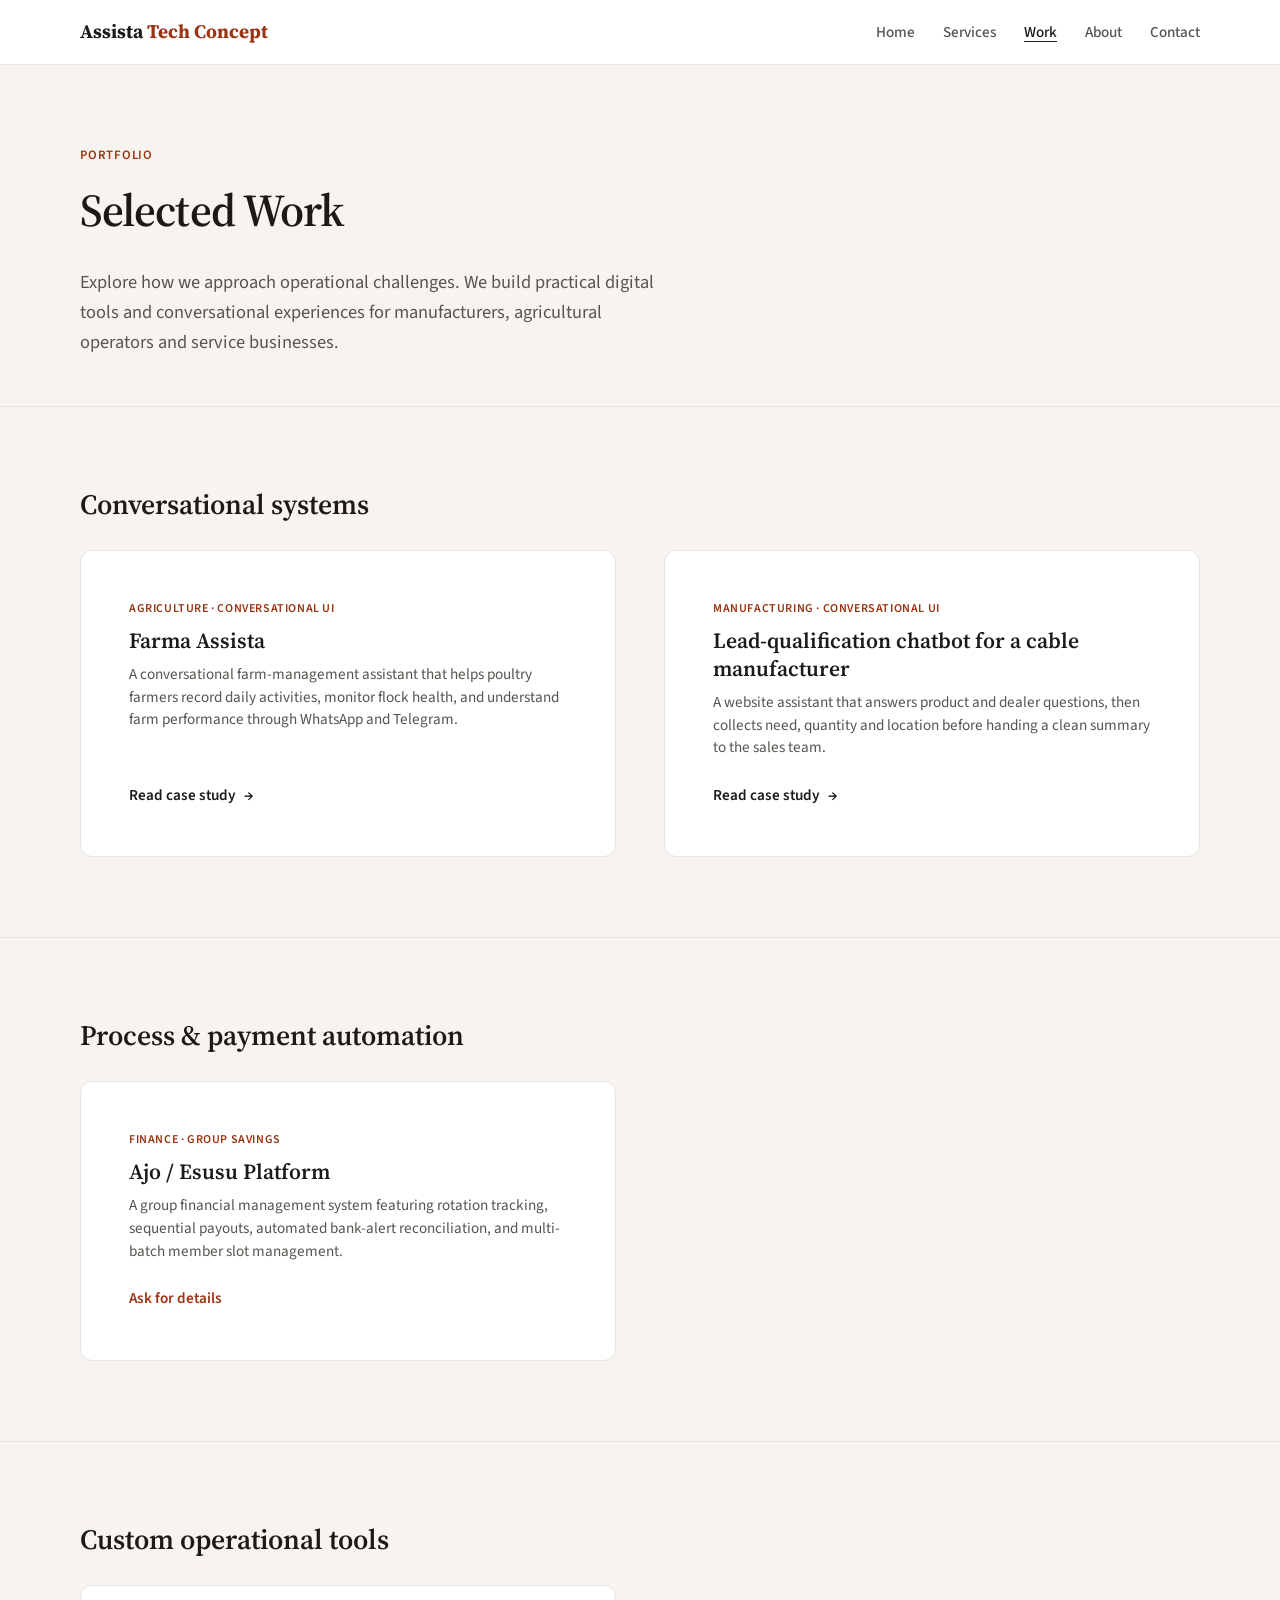
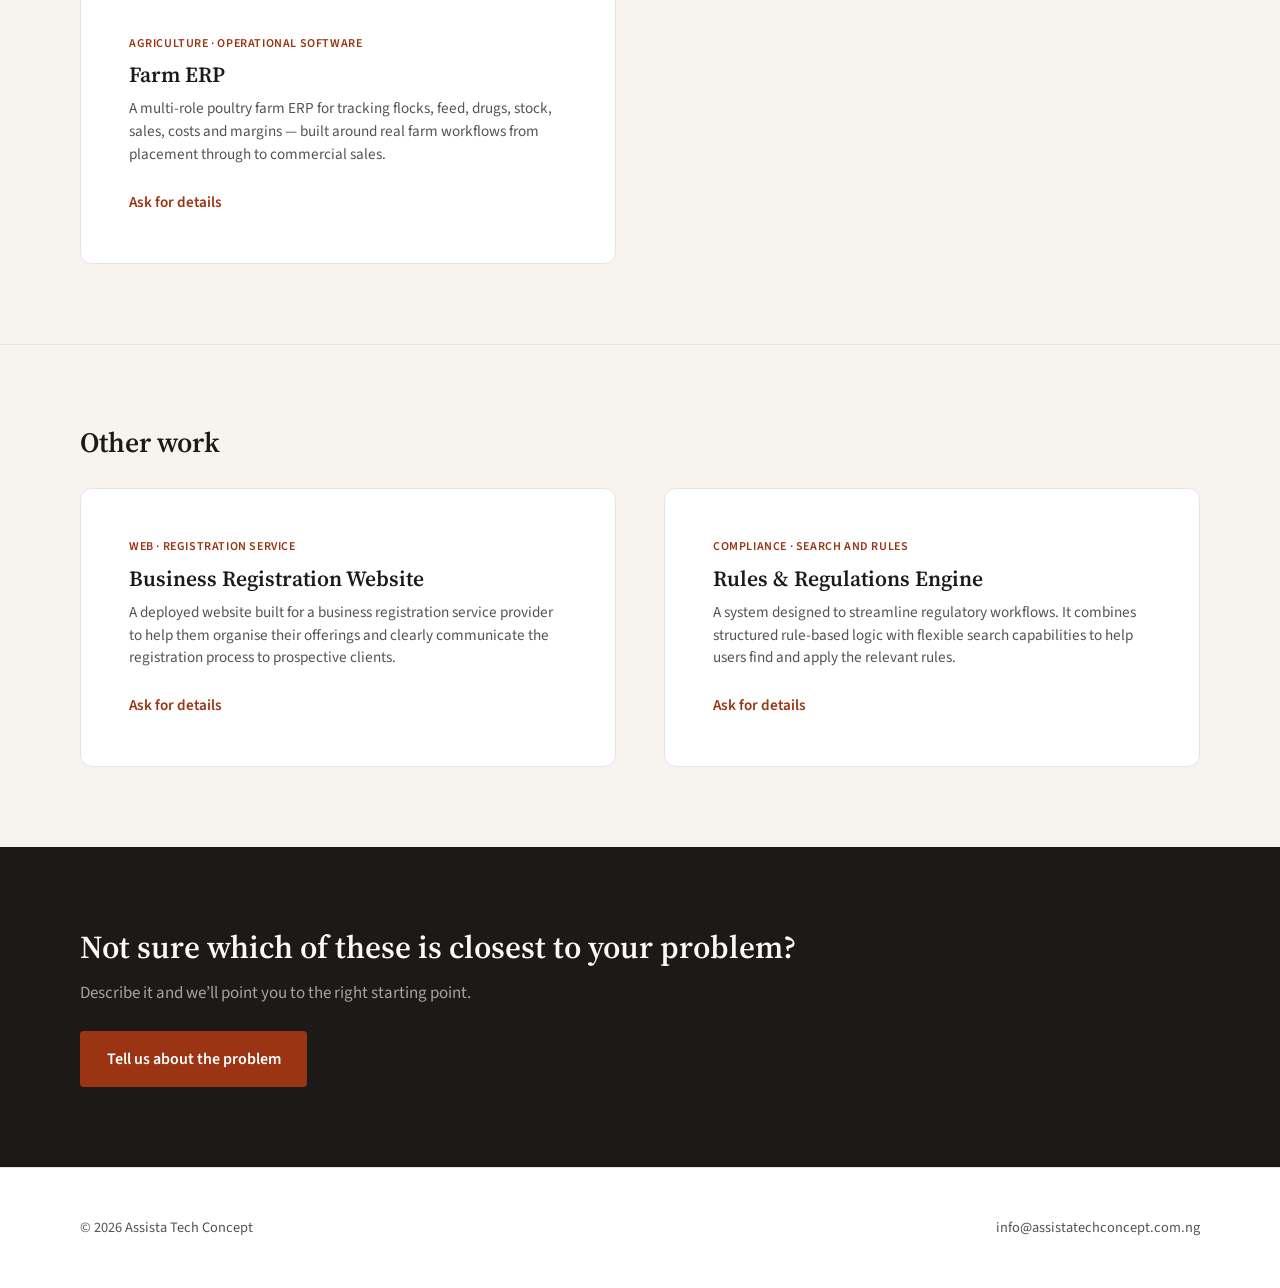
<file: work.html>
<!DOCTYPE html>
<html lang="en">
<head>
  <meta charset="UTF-8" />
  <meta name="viewport" content="width=device-width, initial-scale=1.0" />
  <meta name="theme-color" content="#f7f4ef" />

  <title>Selected Work — Assista Tech Concept</title>
  <meta name="description" content="Explore case studies and digital solutions built by Assista Tech Concept for manufacturers, agricultural operators and service businesses." />

  <meta property="og:title" content="Selected Work — Assista Tech Concept" />
  <meta property="og:description" content="Explore case studies and digital solutions built by Assista Tech Concept." />
  <meta property="og:type" content="website" />
  <meta property="og:url" content="https://assistatechconcept.com.ng/work.html" />
  <meta property="og:site_name" content="Assista Tech Concept" />
  <meta property="og:image" content="https://assistatechconcept.com.ng/og-image.jpg" />

  <link rel="icon" href="favicon.ico" sizes="any" />
  <link rel="icon" href="favicon.svg" type="image/svg+xml" />

  <link rel="preconnect" href="https://fonts.googleapis.com" />
  <link rel="preconnect" href="https://fonts.gstatic.com" crossorigin />
  <link href="https://fonts.googleapis.com/css2?family=Source+Serif+4:opsz,wght@8..60,600;8..60,700&family=Source+Sans+3:wght@400;500;600&display=swap" rel="stylesheet" />
  
  <link rel="stylesheet" href="styles.css" />

  <style>
    .page-intro {
      padding: var(--space-xl) 0 var(--space-lg);
      border-bottom: 1px solid var(--border);
    }

    .work-section {
      padding: var(--space-xl) 0;
    }

    .work-section + .work-section {
      border-top: 1px solid var(--border);
    }

    .work-section h2 {
      margin-bottom: var(--space-md);
      font-size: 1.75rem;
    }

    .work-grid {
      display: grid;
      grid-template-columns: repeat(2, 1fr);
      gap: var(--space-lg);
    }

    .work-card {
      display: flex;
      flex-direction: column;
      background: var(--surface);
      border: 1px solid var(--border);
      border-radius: 12px;
      padding: var(--space-lg);
      text-decoration: none;
      transition: transform 0.2s ease, box-shadow 0.2s ease, border-color 0.2s ease;
    }

    /* Fixed hover state: only the main card lifts, no child stacking */
    a.work-card:hover {
      text-decoration: none;
      transform: translateY(-4px);
      box-shadow: 0 12px 24px rgba(0, 0, 0, 0.05);
      border-color: var(--accent);
    }

    .work-card-tag {
      font-size: 0.75rem;
      font-weight: 600;
      text-transform: uppercase;
      letter-spacing: 0.05em;
      color: var(--accent);
      margin-bottom: 0.5rem;
    }

    .work-card h3 {
      font-size: 1.35rem;
      margin-bottom: 0.5rem;
      color: var(--text);
      line-height: 1.3;
    }

    .work-card p {
      color: var(--text-muted);
      font-size: 0.95rem;
      line-height: 1.5;
      margin-bottom: 1.5rem;
      flex-grow: 1;
    }

    .work-card-link {
      font-weight: 600;
      font-size: 0.95rem;
      color: var(--text);
      display: flex;
      align-items: center;
      gap: 0.5rem;
      margin-top: auto;
    }

    a.work-card:hover .work-card-link {
      color: var(--accent);
    }

    a.work-card .work-card-link::after {
      content: "→";
      transition: transform 0.2s ease;
    }

    a.work-card:hover .work-card-link::after {
      transform: translateX(4px);
    }

    .work-card-note {
      margin-top: auto;
      font-weight: 600;
      font-size: 0.95rem;
    }

    @media (max-width: 800px) {
      .work-grid {
        grid-template-columns: 1fr;
      }
      
      .work-card {
        padding: var(--space-md);
      }
    }
  </style>
</head>

<body>

  <header>
    <div class="container nav">
      <a href="index.html" class="logo">Assista <span>Tech Concept</span></a>
      <button class="nav-toggle" aria-expanded="false" aria-controls="nav-menu" id="nav-toggle">Menu</button>

      <nav aria-label="Main">
        <ul class="nav-links" id="nav-menu">
          <li><a href="index.html">Home</a></li>
          <li><a href="services.html">Services</a></li>
          <li><a href="work.html" aria-current="page">Work</a></li>
          <li><a href="about.html">About</a></li>
          <li><a href="contact.html">Contact</a></li>
        </ul>
      </nav>
    </div>
  </header>

  <main>
    <section class="page-intro">
      <div class="container">
        <p class="section-label">Portfolio</p>
        <h1>Selected Work</h1>
        <p class="lead">
          Explore how we approach operational challenges. We build practical 
          digital tools and conversational experiences for manufacturers, 
          agricultural operators and service businesses.
        </p>
      </div>
    </section>

    <!-- 1. CONVERSATIONAL SYSTEMS -->
    <section class="work-section">
      <div class="container">
        <h2>Conversational systems</h2>
        <div class="work-grid">
          
          <a href="work-farma.html" class="work-card">
            <div class="work-card-tag">Agriculture · Conversational UI</div>
            <h3>Farma Assista</h3>
            <p>
              A conversational farm-management assistant that helps poultry farmers 
              record daily activities, monitor flock health, and understand farm 
              performance through WhatsApp and Telegram.
            </p>
            <span class="work-card-link">Read case study</span>
          </a>

          <a href="work-cable.html" class="work-card">
            <div class="work-card-tag">Manufacturing · Conversational UI</div>
            <h3>Lead-qualification chatbot for a cable manufacturer</h3>
            <p>
              A website assistant that answers product and dealer questions, then 
              collects need, quantity and location before handing a clean summary 
              to the sales team.
            </p>
            <span class="work-card-link">Read case study</span>
          </a>

        </div>
      </div>
    </section>

    <!-- 2. PROCESS & PAYMENT AUTOMATION -->
    <section class="work-section">
      <div class="container">
        <h2>Process &amp; payment automation</h2>
        <div class="work-grid">
          
          <div class="work-card">
            <div class="work-card-tag">Finance · Group Savings</div>
            <h3>Ajo / Esusu Platform</h3>
            <p>
              A group financial management system featuring rotation tracking, 
              sequential payouts, automated bank-alert reconciliation, and 
              multi-batch member slot management.
            </p>
            <a class="work-card-note" href="contact.html">Ask for details</a>
          </div>

        </div>
      </div>
    </section>

    <!-- 3. CUSTOM OPERATIONAL TOOLS -->
    <section class="work-section">
      <div class="container">
        <h2>Custom operational tools</h2>
        <div class="work-grid">
          
          <div class="work-card">
            <div class="work-card-tag">Agriculture · Operational software</div>
            <h3>Farm ERP</h3>
            <p>
              A multi-role poultry farm ERP for tracking flocks, feed, drugs, stock, 
              sales, costs and margins — built around real farm workflows from 
              placement through to commercial sales.
            </p>
            <a class="work-card-note" href="contact.html">Ask for details</a>
          </div>

        </div>
      </div>
    </section>

    <!-- 4. OTHER WORK -->
    <section class="work-section">
      <div class="container">
        <h2>Other work</h2>
        <div class="work-grid">
          
          <div class="work-card">
            <div class="work-card-tag">Web · Registration service</div>
            <h3>Business Registration Website</h3>
            <p>
              A deployed website built for a business registration service provider 
              to help them organise their offerings and clearly communicate the 
              registration process to prospective clients.
            </p>
            <a class="work-card-note" href="contact.html">Ask for details</a>
          </div>

          <div class="work-card">
            <div class="work-card-tag">Compliance · Search and rules</div>
            <h3>Rules &amp; Regulations Engine</h3>
            <p>
              A system designed to streamline regulatory workflows. It combines 
              structured rule-based logic with flexible search capabilities to help 
              users find and apply the relevant rules.
            </p>
            <a class="work-card-note" href="contact.html">Ask for details</a>
          </div>

        </div>
      </div>
    </section>

    <section class="cta-band">
      <div class="container">
        <h2>Not sure which of these is closest to your problem?</h2>
        <p>
          Describe it and we’ll point you to the right starting point.
        </p>
        <a href="contact.html" class="btn">Tell us about the problem</a>
      </div>
    </section>
  </main>

  <footer>
    <div class="container footer-inner">
      <div>© 2026 Assista Tech Concept</div>
      <div>
        <a href="mailto:info@assistatechconcept.com.ng">info@assistatechconcept.com.ng</a>
      </div>
    </div>
  </footer>

  <script src="main.js"></script>
</body>
</html>
</file>
<file: styles.css>
/* ==========================================================================
   Assista Tech Concept — shared styles
   Page-specific layout lives in each page's own <style> block.
   ========================================================================== */

/* Tokens */
:root {
  --bg: #f7f4ef;
  --surface: #ffffff;
  --text: #1c1917;
  --text-muted: #57534e;
  --border: #e7e5e4;
  --accent: #9a3412;
  --accent-hover: #7c2d12;

  --space-sm: 1rem;
  --space-md: 1.75rem;
  --space-lg: 3rem;
  --space-xl: 5rem;
  --space-2xl: 8rem;

  --max-width: 1120px;
  --measure: 38rem; /* about 65 characters */
}

/* Reset */
*, *::before, *::after { box-sizing: border-box; margin: 0; padding: 0; }
html { scroll-behavior: smooth; }

body {
  font-family: "Source Sans 3", system-ui, sans-serif;
  font-size: 1.0625rem;
  line-height: 1.65;
  color: var(--text);
  background: var(--bg);
  -webkit-font-smoothing: antialiased;
}

img { max-width: 100%; height: auto; display: block; }

a { color: var(--accent); text-decoration: none; }
a:hover { text-decoration: underline; }

/* Typography */
h1, h2, h3 {
  font-family: "Source Serif 4", Georgia, serif;
  font-weight: 600;
  line-height: 1.25;
  color: var(--text);
}

h1 { font-size: clamp(2.1rem, 4.5vw, 2.85rem); letter-spacing: -0.02em; margin-bottom: var(--space-md); }
h2 { font-size: clamp(1.6rem, 3vw, 2rem); margin-bottom: var(--space-sm); }
h3 { font-size: 1.25rem; margin-bottom: 0.5rem; }

p { max-width: var(--measure); margin-bottom: 1.15em; }
p:last-child { margin-bottom: 0; }

.lead {
  font-size: 1.15rem;
  color: var(--text-muted);
  max-width: 36rem;
}

.section-label {
  font-size: 0.8rem;
  font-weight: 600;
  letter-spacing: 0.06em;
  text-transform: uppercase;
  color: var(--accent);
  margin-bottom: var(--space-sm);
}

/* Layout */
.container {
  width: min(100% - 2.5rem, var(--max-width));
  margin-inline: auto;
}

/* Header and navigation. */
header {
  background: var(--surface);
  border-bottom: 1px solid var(--border);
  padding: 1rem 0;
  position: sticky;
  top: 0;
  z-index: 50;
}

.nav {
  display: flex;
  align-items: center;
  justify-content: space-between;
  gap: 1.5rem;
}

.logo {
  font-family: "Source Serif 4", Georgia, serif;
  font-weight: 700;
  font-size: 1.2rem;
  color: var(--text);
  text-decoration: none;
}
.logo span { color: var(--accent); }

.nav-toggle {
  display: none;
  background: none;
  border: 1.5px solid var(--border);
  border-radius: 4px;
  padding: 0.45rem 0.75rem;
  font-size: 0.9rem;
  font-weight: 600;
  color: var(--text);
  cursor: pointer;
  margin-left: auto;
}

.nav-links {
  display: flex;
  gap: 1.75rem;
  list-style: none;
}

.nav-links a {
  color: var(--text-muted);
  font-size: 0.95rem;
  font-weight: 500;
  text-decoration: none;
}

.nav-links a:hover,
.nav-links a[aria-current="page"] { color: var(--text); }

.nav-links a[aria-current="page"] {
  text-decoration: underline;
  text-underline-offset: 4px;
}

/* Buttons */
.btn {
  display: inline-block;
  background: var(--accent);
  color: #fff;
  font-weight: 600;
  font-size: 1rem;
  padding: 0.85rem 1.6rem;
  border: 1.5px solid transparent;
  border-radius: 4px;
  text-decoration: none;
  transition: background 0.15s ease;
}

.btn:hover {
  background: var(--accent-hover);
  text-decoration: none;
  color: #fff;
}

.btn-secondary {
  background: transparent;
  color: var(--text);
  border-color: var(--border);
}

.btn-secondary:hover {
  border-color: var(--text);
  background: transparent;
  color: var(--text);
}

/* Dark call-to-action band */
.cta-band {
  background: var(--text);
  color: #fafaf9;
  padding: var(--space-xl) 0;
}
.cta-band h2 { color: #fafaf9; margin-bottom: 0.75rem; }
.cta-band p { color: #a8a29e; max-width: 32rem; margin-bottom: 1.5rem; }

/* Footer */
footer {
  background: var(--surface);
  border-top: 1px solid var(--border);
  padding: var(--space-lg) 0;
  font-size: 0.9rem;
  color: var(--text-muted);
}

.footer-inner {
  display: flex;
  justify-content: space-between;
  align-items: center;
  flex-wrap: wrap;
  gap: 1rem;
}
.footer-inner a { color: var(--text-muted); }
.footer-inner a:hover { color: var(--text); }

/* Focus */
a:focus-visible,
button:focus-visible {
  outline: 2px solid var(--accent);
  outline-offset: 3px;
}

/* Mobile navigation */
@media (max-width: 800px) {
  .nav-toggle { display: block; }

  .nav-links {
    display: none;
    position: absolute;
    top: 100%;
    left: 0;
    right: 0;
    background: var(--surface);
    border-bottom: 1px solid var(--border);
    flex-direction: column;
    gap: 0;
    padding: 0.5rem 0;
    z-index: 40;
  }
  .nav-links.is-open { display: flex; }
  .nav-links li { border-top: 1px solid var(--border); }
  .nav-links a { display: block; padding: 0.9rem 1.25rem; }
}

@media (prefers-reduced-motion: reduce) {
  html { scroll-behavior: auto; }
  * { transition: none !important; }
}

/* ==========================================================================
   ASSISTA CHATBOT WIDGET
   ========================================================================== */

/* Floating Launcher Button */
.assista-launcher {
  position: fixed;
  bottom: 24px;
  right: 24px;
  width: 60px;
  height: 60px;
  border-radius: 50%;
  background: var(--accent);
  color: white;
  border: none;
  box-shadow: 0 4px 12px rgba(0,0,0,0.2);
  cursor: pointer;
  z-index: 9999;
  display: flex;
  align-items: center;
  justify-content: center;
  transition: transform 0.2s ease, background 0.2s ease;
}

.assista-launcher:hover {
  transform: scale(1.05);
  background: var(--accent-hover);
}

.assista-launcher:focus-visible {
  outline: 3px solid #fafaf9;
  outline-offset: 3px;
}

/* Chat Window Container */
.assista-chat-wrapper {
  position: fixed;
  bottom: 96px;
  right: 24px;
  width: 380px;
  max-width: calc(100vw - 48px);
  height: 600px;
  max-height: calc(100vh - 120px);
  border: 1px solid var(--border);
  border-radius: 12px;
  overflow: hidden;
  background: #1c1917;
  display: flex;
  flex-direction: column;
  box-shadow: 0 10px 40px rgba(0,0,0,0.2);
  z-index: 9998;
  
  /* Closed state */
  opacity: 0;
  transform: translateY(20px);
  pointer-events: none;
  transition: opacity 0.3s ease, transform 0.3s ease;
}

/* Open state */
.assista-chat-wrapper.is-open {
  opacity: 1;
  transform: translateY(0);
  pointer-events: auto;
}

.assista-chat-header {
  display: flex;
  align-items: center;
  gap: 0.75rem;
  padding: 1rem;
  background: #292524;
  border-bottom: 1px solid #44403c;
  color: #fafaf9;
}

.assista-avatar {
  width: 36px;
  height: 36px;
  border-radius: 50%;
  background: var(--accent);
  display: flex;
  align-items: center;
  justify-content: center;
  font-weight: 700;
  font-size: 1.1rem;
  color: white;
  flex-shrink: 0;
}

.assista-header-text {
  display: flex;
  flex-direction: column;
  flex-grow: 1;
}

.assista-header-title {
  font-weight: 600;
  font-size: 1rem;
}

.assista-header-subtitle {
  font-size: 0.75rem;
  color: #a8a29e;
}

.assista-close-btn {
  background: transparent;
  border: none;
  color: #a8a29e;
  cursor: pointer;
  padding: 4px;
  display: flex;
  align-items: center;
  justify-content: center;
  transition: color 0.2s;
}

.assista-close-btn:hover {
  color: #fafaf9;
}

.assista-close-btn:focus-visible {
  outline: 2px solid #fafaf9;
  border-radius: 4px;
}

.assista-chat-body {
  padding: 1.25rem;
  display: flex;
  flex-direction: column;
  gap: 0.75rem;
  flex-grow: 1;
  overflow-y: auto;
  scroll-behavior: smooth;
}

.assista-bubble {
  max-width: 85%;
  padding: 0.75rem 1rem;
  border-radius: 12px;
  font-size: 0.95rem;
  line-height: 1.4;
  animation: assista-fade-in 0.3s ease-out;
}

.assista-bubble.is-text {
  white-space: pre-line;
}

.assista-bubble.bot {
  background: #292524;
  color: #e7e5e4;
  align-self: flex-start;
  border-bottom-left-radius: 4px;
}

.assista-bubble.user {
  background: var(--accent);
  color: #fafaf9;
  align-self: flex-end;
  border-bottom-right-radius: 4px;
}

.assista-bubble.system {
  background: transparent;
  color: #a8a29e;
  font-size: 0.85rem;
  text-align: center;
  align-self: center;
  max-width: 100%;
  padding: 0.5rem;
}

.assista-note {
  font-size: 0.8em;
  color: #a8a29e;
}

.assista-options {
  display: flex;
  flex-wrap: wrap;
  gap: 0.5rem;
  margin-top: 0.5rem;
  animation: assista-fade-in 0.4s ease-out;
}

.assista-option-btn {
  background: transparent;
  border: 1px solid #57534e;
  color: #e7e5e4;
  padding: 0.5rem 1rem;
  border-radius: 20px;
  font-size: 0.9rem;
  cursor: pointer;
  transition: background 0.2s, border-color 0.2s;
  text-align: left;
  font-family: inherit;
}

.assista-option-btn:hover {
  background: #44403c;
  border-color: #a8a29e;
}

.assista-input-area {
  padding: 1rem;
  background: #292524;
  border-top: 1px solid #44403c;
  display: flex;
  gap: 0.5rem;
}

.assista-input-area.is-hidden {
  display: none;
}

.assista-input-area input {
  flex-grow: 1;
  padding: 0.75rem;
  border-radius: 8px;
  border: 1px solid #57534e;
  background: #1c1917;
  color: #fafaf9;
  font-family: inherit;
  font-size: 1rem; /* Fixes iOS auto-zoom */
}

.assista-send-btn {
  background: var(--accent);
  color: white;
  border: none;
  padding: 0.75rem 1.25rem;
  border-radius: 8px;
  font-weight: 600;
  cursor: pointer;
  transition: background 0.2s;
  font-family: inherit;
}

.assista-send-btn:hover {
  background: var(--accent-hover);
}

.assista-option-btn:focus-visible,
.assista-send-btn:focus-visible,
.assista-input-area input:focus-visible {
  outline: 2px solid #fafaf9;
  outline-offset: 2px;
}

@keyframes assista-fade-in {
  from { opacity: 0; transform: translateY(5px); }
  to { opacity: 1; transform: translateY(0); }
}

/* Mobile: half-page window above the launcher */
@media (max-width: 600px) {
  .assista-chat-wrapper {
    bottom: 84px; /* clears the 60px launcher (16px offset + 8px gap) */
    left: 16px;
    right: 16px;
    width: auto;
    max-width: none;
    height: 50vh; /* fallback */
    height: 50dvh; /* half the visible screen, excludes browser bars */
    max-height: calc(100vh - 100px);
    max-height: calc(100dvh - 100px);
  }

  .assista-launcher {
    bottom: 16px;
    right: 16px;
  }
}

@media (prefers-reduced-motion: reduce) {
  .assista-bubble, .assista-options { animation: none; }
  .assista-chat-body { scroll-behavior: auto; }
  .assista-chat-wrapper, .assista-launcher { transition: none; }
}
</file>
